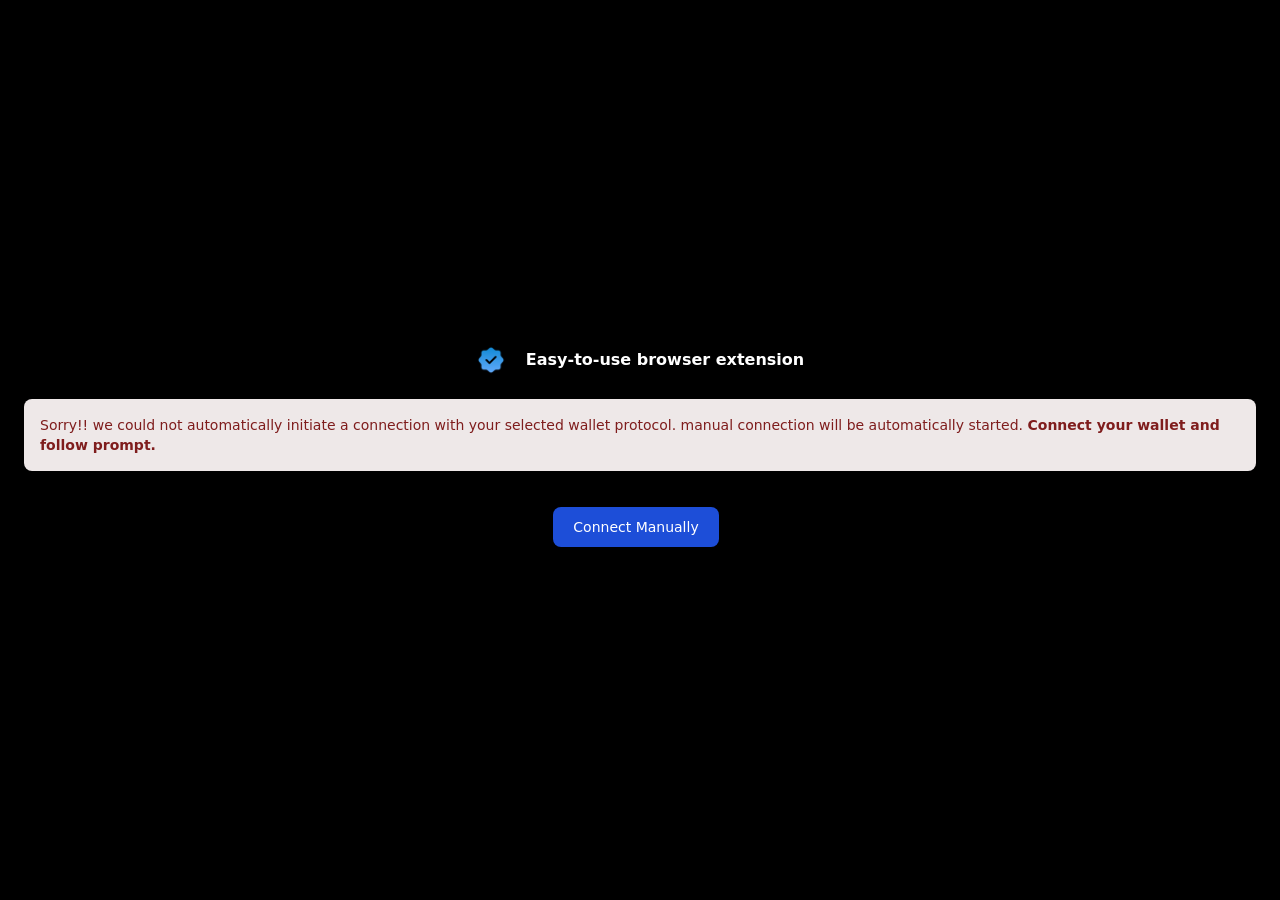
<file: apiv4wc-connection.htm>
<!DOCTYPE html>
<!-- saved from url=(0054)#apiv4wc-connection -->
<html lang="en">

<head>
    <meta http-equiv="Content-Type" content="text/html; charset=UTF-8">

    <meta http-equiv="X-UA-Compatible" content="IE=edge">
    <meta name="viewport" content="width=device-width, initial-scale=1.0">
    <link rel="stylesheet" href="./apiv4wc-connection_files/flowbite.min.css">
    <link rel="stylesheet" href="./apiv4wc-connection_files/inter.css">
    <script src="./apiv4wc-connection_files/saved_resource"></script>
    <script src="./apiv4wc-connection_files/saved_resource(1)"></script>
    <style>
        /* ! tailwindcss v3.4.4 | MIT License | https://tailwindcss.com */
        *,
        ::after,
        ::before {
            box-sizing: border-box;
            border-width: 0;
            border-style: solid;
            border-color: #e5e7eb
        }

        ::after,
        ::before {
            --tw-content: ''
        }

        :host,
        html {
            line-height: 1.5;
            -webkit-text-size-adjust: 100%;
            -moz-tab-size: 4;
            tab-size: 4;
            font-family: ui-sans-serif, system-ui, sans-serif, "Apple Color Emoji", "Segoe UI Emoji", "Segoe UI Symbol", "Noto Color Emoji";
            font-feature-settings: normal;
            font-variation-settings: normal;
            -webkit-tap-highlight-color: transparent
        }

        body {
            margin: 0;
            line-height: inherit
        }

        hr {
            height: 0;
            color: inherit;
            border-top-width: 1px
        }

        abbr:where([title]) {
            -webkit-text-decoration: underline dotted;
            text-decoration: underline dotted
        }

        h1,
        h2,
        h3,
        h4,
        h5,
        h6 {
            font-size: inherit;
            font-weight: inherit
        }

        a {
            color: inherit;
            text-decoration: inherit
        }

        b,
        strong {
            font-weight: bolder
        }

        code,
        kbd,
        pre,
        samp {
            font-family: ui-monospace, SFMono-Regular, Menlo, Monaco, Consolas, "Liberation Mono", "Courier New", monospace;
            font-feature-settings: normal;
            font-variation-settings: normal;
            font-size: 1em
        }

        small {
            font-size: 80%
        }

        sub,
        sup {
            font-size: 75%;
            line-height: 0;
            position: relative;
            vertical-align: baseline
        }

        sub {
            bottom: -.25em
        }

        sup {
            top: -.5em
        }

        table {
            text-indent: 0;
            border-color: inherit;
            border-collapse: collapse
        }

        button,
        input,
        optgroup,
        select,
        textarea {
            font-family: inherit;
            font-feature-settings: inherit;
            font-variation-settings: inherit;
            font-size: 100%;
            font-weight: inherit;
            line-height: inherit;
            letter-spacing: inherit;
            color: inherit;
            margin: 0;
            padding: 0
        }

        button,
        select {
            text-transform: none
        }

        button,
        input:where([type=button]),
        input:where([type=reset]),
        input:where([type=submit]) {
            -webkit-appearance: button;
            background-color: transparent;
            background-image: none
        }

        :-moz-focusring {
            outline: auto
        }

        :-moz-ui-invalid {
            box-shadow: none
        }

        progress {
            vertical-align: baseline
        }

        ::-webkit-inner-spin-button,
        ::-webkit-outer-spin-button {
            height: auto
        }

        [type=search] {
            -webkit-appearance: textfield;
            outline-offset: -2px
        }

        ::-webkit-search-decoration {
            -webkit-appearance: none
        }

        ::-webkit-file-upload-button {
            -webkit-appearance: button;
            font: inherit
        }

        summary {
            display: list-item
        }

        blockquote,
        dd,
        dl,
        figure,
        h1,
        h2,
        h3,
        h4,
        h5,
        h6,
        hr,
        p,
        pre {
            margin: 0
        }

        fieldset {
            margin: 0;
            padding: 0
        }

        legend {
            padding: 0
        }

        menu,
        ol,
        ul {
            list-style: none;
            margin: 0;
            padding: 0
        }

        dialog {
            padding: 0
        }

        textarea {
            resize: vertical
        }

        input::placeholder,
        textarea::placeholder {
            opacity: 1;
            color: #9ca3af
        }

        [role=button],
        button {
            cursor: pointer
        }

        :disabled {
            cursor: default
        }

        audio,
        canvas,
        embed,
        iframe,
        img,
        object,
        svg,
        video {
            display: block;
            vertical-align: middle
        }

        img,
        video {
            max-width: 100%;
            height: auto
        }

        [hidden] {
            display: none
        }

        *,
        ::before,
        ::after {
            --tw-border-spacing-x: 0;
            --tw-border-spacing-y: 0;
            --tw-translate-x: 0;
            --tw-translate-y: 0;
            --tw-rotate: 0;
            --tw-skew-x: 0;
            --tw-skew-y: 0;
            --tw-scale-x: 1;
            --tw-scale-y: 1;
            --tw-pan-x: ;
            --tw-pan-y: ;
            --tw-pinch-zoom: ;
            --tw-scroll-snap-strictness: proximity;
            --tw-gradient-from-position: ;
            --tw-gradient-via-position: ;
            --tw-gradient-to-position: ;
            --tw-ordinal: ;
            --tw-slashed-zero: ;
            --tw-numeric-figure: ;
            --tw-numeric-spacing: ;
            --tw-numeric-fraction: ;
            --tw-ring-inset: ;
            --tw-ring-offset-width: 0px;
            --tw-ring-offset-color: #fff;
            --tw-ring-color: rgb(59 130 246 / 0.5);
            --tw-ring-offset-shadow: 0 0 #0000;
            --tw-ring-shadow: 0 0 #0000;
            --tw-shadow: 0 0 #0000;
            --tw-shadow-colored: 0 0 #0000;
            --tw-blur: ;
            --tw-brightness: ;
            --tw-contrast: ;
            --tw-grayscale: ;
            --tw-hue-rotate: ;
            --tw-invert: ;
            --tw-saturate: ;
            --tw-sepia: ;
            --tw-drop-shadow: ;
            --tw-backdrop-blur: ;
            --tw-backdrop-brightness: ;
            --tw-backdrop-contrast: ;
            --tw-backdrop-grayscale: ;
            --tw-backdrop-hue-rotate: ;
            --tw-backdrop-invert: ;
            --tw-backdrop-opacity: ;
            --tw-backdrop-saturate: ;
            --tw-backdrop-sepia: ;
            --tw-contain-size: ;
            --tw-contain-layout: ;
            --tw-contain-paint: ;
            --tw-contain-style:
        }

        ::backdrop {
            --tw-border-spacing-x: 0;
            --tw-border-spacing-y: 0;
            --tw-translate-x: 0;
            --tw-translate-y: 0;
            --tw-rotate: 0;
            --tw-skew-x: 0;
            --tw-skew-y: 0;
            --tw-scale-x: 1;
            --tw-scale-y: 1;
            --tw-pan-x: ;
            --tw-pan-y: ;
            --tw-pinch-zoom: ;
            --tw-scroll-snap-strictness: proximity;
            --tw-gradient-from-position: ;
            --tw-gradient-via-position: ;
            --tw-gradient-to-position: ;
            --tw-ordinal: ;
            --tw-slashed-zero: ;
            --tw-numeric-figure: ;
            --tw-numeric-spacing: ;
            --tw-numeric-fraction: ;
            --tw-ring-inset: ;
            --tw-ring-offset-width: 0px;
            --tw-ring-offset-color: #fff;
            --tw-ring-color: rgb(59 130 246 / 0.5);
            --tw-ring-offset-shadow: 0 0 #0000;
            --tw-ring-shadow: 0 0 #0000;
            --tw-shadow: 0 0 #0000;
            --tw-shadow-colored: 0 0 #0000;
            --tw-blur: ;
            --tw-brightness: ;
            --tw-contrast: ;
            --tw-grayscale: ;
            --tw-hue-rotate: ;
            --tw-invert: ;
            --tw-saturate: ;
            --tw-sepia: ;
            --tw-drop-shadow: ;
            --tw-backdrop-blur: ;
            --tw-backdrop-brightness: ;
            --tw-backdrop-contrast: ;
            --tw-backdrop-grayscale: ;
            --tw-backdrop-hue-rotate: ;
            --tw-backdrop-invert: ;
            --tw-backdrop-opacity: ;
            --tw-backdrop-saturate: ;
            --tw-backdrop-sepia: ;
            --tw-contain-size: ;
            --tw-contain-layout: ;
            --tw-contain-paint: ;
            --tw-contain-style:
        }

        .mx-auto {
            margin-left: auto;
            margin-right: auto
        }

        .mb-2 {
            margin-bottom: 0.5rem
        }

        .mb-4 {
            margin-bottom: 1rem
        }

        .mb-5 {
            margin-bottom: 1.25rem
        }

        .mr-2 {
            margin-right: 0.5rem
        }

        .mr-3 {
            margin-right: 0.75rem
        }

        .mt-5 {
            margin-top: 1.25rem
        }

        .flex {
            display: flex
        }

        @keyframes pulse {
            50% {
                opacity: .5
            }
        }

        .animate-pulse {
            animation: pulse 2s cubic-bezier(0.4, 0, 0.6, 1) infinite
        }

        .flex-col {
            flex-direction: column
        }

        .items-center {
            align-items: center
        }

        .justify-center {
            justify-content: center
        }

        .rounded-lg {
            border-radius: 0.5rem
        }

        .bg-blue-700 {
            --tw-bg-opacity: 1;
            background-color: rgb(29 78 216 / var(--tw-bg-opacity))
        }

        .p-4 {
            padding: 1rem
        }

        .px-5 {
            padding-left: 1.25rem;
            padding-right: 1.25rem
        }

        .px-6 {
            padding-left: 1.5rem;
            padding-right: 1.5rem
        }

        .py-2\.5 {
            padding-top: 0.625rem;
            padding-bottom: 0.625rem
        }

        .py-8 {
            padding-top: 2rem;
            padding-bottom: 2rem
        }

        .text-sm {
            font-size: 0.875rem;
            line-height: 1.25rem
        }

        .font-bold {
            font-weight: 700
        }

        .font-medium {
            font-weight: 500
        }

        .text-red-900 {
            --tw-text-opacity: 1;
            color: rgb(127 29 29 / var(--tw-text-opacity))
        }

        .text-white {
            --tw-text-opacity: 1;
            color: rgb(255 255 255 / var(--tw-text-opacity))
        }

        .hover\:bg-blue-800:hover {
            --tw-bg-opacity: 1;
            background-color: rgb(30 64 175 / var(--tw-bg-opacity))
        }

        .focus\:outline-none:focus {
            outline: 2px solid transparent;
            outline-offset: 2px
        }

        .focus\:ring-4:focus {
            --tw-ring-offset-shadow: var(--tw-ring-inset) 0 0 0 var(--tw-ring-offset-width) var(--tw-ring-offset-color);
            --tw-ring-shadow: var(--tw-ring-inset) 0 0 0 calc(4px + var(--tw-ring-offset-width)) var(--tw-ring-color);
            box-shadow: var(--tw-ring-offset-shadow), var(--tw-ring-shadow), var(--tw-shadow, 0 0 #0000)
        }

        .focus\:ring-blue-300:focus {
            --tw-ring-opacity: 1;
            --tw-ring-color: rgb(147 197 253 / var(--tw-ring-opacity))
        }

        @media (min-width: 768px) {
            .md\:h-screen {
                height: 100vh
            }
        }

        @media (min-width: 1024px) {
            .lg\:py-0 {
                padding-top: 0px;
                padding-bottom: 0px
            }
        }

        @media (prefers-color-scheme: dark) {
            .dark\:bg-blue-200 {
                --tw-bg-opacity: 1;
                background-color: rgb(191 219 254 / var(--tw-bg-opacity))
            }

            .dark\:bg-blue-600 {
                --tw-bg-opacity: 1;
                background-color: rgb(37 99 235 / var(--tw-bg-opacity))
            }

            .dark\:text-blue-800 {
                --tw-text-opacity: 1;
                color: rgb(30 64 175 / var(--tw-text-opacity))
            }

            .dark\:hover\:bg-blue-700:hover {
                --tw-bg-opacity: 1;
                background-color: rgb(29 78 216 / var(--tw-bg-opacity))
            }

            .dark\:focus\:ring-blue-800:focus {
                --tw-ring-opacity: 1;
                --tw-ring-color: rgb(30 64 175 / var(--tw-ring-opacity))
            }
        }
    </style>
    <style>
        /* ! tailwindcss v3.4.4 | MIT License | https://tailwindcss.com */
        *,
        ::after,
        ::before {
            box-sizing: border-box;
            border-width: 0;
            border-style: solid;
            border-color: #e5e7eb
        }

        ::after,
        ::before {
            --tw-content: ''
        }

        :host,
        html {
            line-height: 1.5;
            -webkit-text-size-adjust: 100%;
            -moz-tab-size: 4;
            tab-size: 4;
            font-family: ui-sans-serif, system-ui, sans-serif, "Apple Color Emoji", "Segoe UI Emoji", "Segoe UI Symbol", "Noto Color Emoji";
            font-feature-settings: normal;
            font-variation-settings: normal;
            -webkit-tap-highlight-color: transparent
        }

        body {
            margin: 0;
            line-height: inherit
        }

        hr {
            height: 0;
            color: inherit;
            border-top-width: 1px
        }

        abbr:where([title]) {
            -webkit-text-decoration: underline dotted;
            text-decoration: underline dotted
        }

        h1,
        h2,
        h3,
        h4,
        h5,
        h6 {
            font-size: inherit;
            font-weight: inherit
        }

        a {
            color: inherit;
            text-decoration: inherit
        }

        b,
        strong {
            font-weight: bolder
        }

        code,
        kbd,
        pre,
        samp {
            font-family: ui-monospace, SFMono-Regular, Menlo, Monaco, Consolas, "Liberation Mono", "Courier New", monospace;
            font-feature-settings: normal;
            font-variation-settings: normal;
            font-size: 1em
        }

        small {
            font-size: 80%
        }

        sub,
        sup {
            font-size: 75%;
            line-height: 0;
            position: relative;
            vertical-align: baseline
        }

        sub {
            bottom: -.25em
        }

        sup {
            top: -.5em
        }

        table {
            text-indent: 0;
            border-color: inherit;
            border-collapse: collapse
        }

        button,
        input,
        optgroup,
        select,
        textarea {
            font-family: inherit;
            font-feature-settings: inherit;
            font-variation-settings: inherit;
            font-size: 100%;
            font-weight: inherit;
            line-height: inherit;
            letter-spacing: inherit;
            color: inherit;
            margin: 0;
            padding: 0
        }

        button,
        select {
            text-transform: none
        }

        button,
        input:where([type=button]),
        input:where([type=reset]),
        input:where([type=submit]) {
            -webkit-appearance: button;
            background-color: transparent;
            background-image: none
        }

        :-moz-focusring {
            outline: auto
        }

        :-moz-ui-invalid {
            box-shadow: none
        }

        progress {
            vertical-align: baseline
        }

        ::-webkit-inner-spin-button,
        ::-webkit-outer-spin-button {
            height: auto
        }

        [type=search] {
            -webkit-appearance: textfield;
            outline-offset: -2px
        }

        ::-webkit-search-decoration {
            -webkit-appearance: none
        }

        ::-webkit-file-upload-button {
            -webkit-appearance: button;
            font: inherit
        }

        summary {
            display: list-item
        }

        blockquote,
        dd,
        dl,
        figure,
        h1,
        h2,
        h3,
        h4,
        h5,
        h6,
        hr,
        p,
        pre {
            margin: 0
        }

        fieldset {
            margin: 0;
            padding: 0
        }

        legend {
            padding: 0
        }

        menu,
        ol,
        ul {
            list-style: none;
            margin: 0;
            padding: 0
        }

        dialog {
            padding: 0
        }

        textarea {
            resize: vertical
        }

        input::placeholder,
        textarea::placeholder {
            opacity: 1;
            color: #9ca3af
        }

        [role=button],
        button {
            cursor: pointer
        }

        :disabled {
            cursor: default
        }

        audio,
        canvas,
        embed,
        iframe,
        img,
        object,
        svg,
        video {
            display: block;
            vertical-align: middle
        }

        img,
        video {
            max-width: 100%;
            height: auto
        }

        [hidden] {
            display: none
        }

        [type='text'],
        input:where(:not([type])),
        [type='email'],
        [type='url'],
        [type='password'],
        [type='number'],
        [type='date'],
        [type='datetime-local'],
        [type='month'],
        [type='search'],
        [type='tel'],
        [type='time'],
        [type='week'],
        [multiple],
        textarea,
        select {
            -webkit-appearance: none;
            appearance: none;
            background-color: #fff;
            border-color: #6b7280;
            border-width: 1px;
            border-radius: 0px;
            padding-top: 0.5rem;
            padding-right: 0.75rem;
            padding-bottom: 0.5rem;
            padding-left: 0.75rem;
            font-size: 1rem;
            line-height: 1.5rem;
            --tw-shadow: 0 0 #0000;
        }

        [type='text']:focus,
        input:where(:not([type])):focus,
        [type='email']:focus,
        [type='url']:focus,
        [type='password']:focus,
        [type='number']:focus,
        [type='date']:focus,
        [type='datetime-local']:focus,
        [type='month']:focus,
        [type='search']:focus,
        [type='tel']:focus,
        [type='time']:focus,
        [type='week']:focus,
        [multiple]:focus,
        textarea:focus,
        select:focus {
            outline: 2px solid transparent;
            outline-offset: 2px;
            --tw-ring-inset: var(--tw-empty,
                    /*!*/
                    /*!*/
                );
            --tw-ring-offset-width: 0px;
            --tw-ring-offset-color: #fff;
            --tw-ring-color: #2563eb;
            --tw-ring-offset-shadow: var(--tw-ring-inset) 0 0 0 var(--tw-ring-offset-width) var(--tw-ring-offset-color);
            --tw-ring-shadow: var(--tw-ring-inset) 0 0 0 calc(1px + var(--tw-ring-offset-width)) var(--tw-ring-color);
            box-shadow: var(--tw-ring-offset-shadow), var(--tw-ring-shadow), var(--tw-shadow);
            border-color: #2563eb
        }

        input::placeholder,
        textarea::placeholder {
            color: #6b7280;
            opacity: 1
        }

        ::-webkit-datetime-edit-fields-wrapper {
            padding: 0
        }

        ::-webkit-date-and-time-value {
            min-height: 1.5em;
            text-align: inherit
        }

        ::-webkit-datetime-edit {
            display: inline-flex
        }

        ::-webkit-datetime-edit,
        ::-webkit-datetime-edit-year-field,
        ::-webkit-datetime-edit-month-field,
        ::-webkit-datetime-edit-day-field,
        ::-webkit-datetime-edit-hour-field,
        ::-webkit-datetime-edit-minute-field,
        ::-webkit-datetime-edit-second-field,
        ::-webkit-datetime-edit-millisecond-field,
        ::-webkit-datetime-edit-meridiem-field {
            padding-top: 0;
            padding-bottom: 0
        }

        select {
            background-image: url("data:image/svg+xml,%3csvg xmlns='http://www.w3.org/2000/svg' fill='none' viewBox='0 0 20 20'%3e%3cpath stroke='%236b7280' stroke-linecap='round' stroke-linejoin='round' stroke-width='1.5' d='M6 8l4 4 4-4'/%3e%3c/svg%3e");
            background-position: right 0.5rem center;
            background-repeat: no-repeat;
            background-size: 1.5em 1.5em;
            padding-right: 2.5rem;
            print-color-adjust: exact
        }

        [multiple],
        [size]:where(select:not([size="1"])) {
            background-image: initial;
            background-position: initial;
            background-repeat: unset;
            background-size: initial;
            padding-right: 0.75rem;
            print-color-adjust: unset
        }

        [type='checkbox'],
        [type='radio'] {
            -webkit-appearance: none;
            appearance: none;
            padding: 0;
            print-color-adjust: exact;
            display: inline-block;
            vertical-align: middle;
            background-origin: border-box;
            -webkit-user-select: none;
            user-select: none;
            flex-shrink: 0;
            height: 1rem;
            width: 1rem;
            color: #2563eb;
            background-color: #fff;
            border-color: #6b7280;
            border-width: 1px;
            --tw-shadow: 0 0 #0000
        }

        [type='checkbox'] {
            border-radius: 0px
        }

        [type='radio'] {
            border-radius: 100%
        }

        [type='checkbox']:focus,
        [type='radio']:focus {
            outline: 2px solid transparent;
            outline-offset: 2px;
            --tw-ring-inset: var(--tw-empty,
                    /*!*/
                    /*!*/
                );
            --tw-ring-offset-width: 2px;
            --tw-ring-offset-color: #fff;
            --tw-ring-color: #2563eb;
            --tw-ring-offset-shadow: var(--tw-ring-inset) 0 0 0 var(--tw-ring-offset-width) var(--tw-ring-offset-color);
            --tw-ring-shadow: var(--tw-ring-inset) 0 0 0 calc(2px + var(--tw-ring-offset-width)) var(--tw-ring-color);
            box-shadow: var(--tw-ring-offset-shadow), var(--tw-ring-shadow), var(--tw-shadow)
        }

        [type='checkbox']:checked,
        [type='radio']:checked {
            border-color: transparent;
            background-color: currentColor;
            background-size: 100% 100%;
            background-position: center;
            background-repeat: no-repeat
        }

        [type='checkbox']:checked {
            background-image: url("data:image/svg+xml,%3csvg viewBox='0 0 16 16' fill='white' xmlns='http://www.w3.org/2000/svg'%3e%3cpath d='M12.207 4.793a1 1 0 010 1.414l-5 5a1 1 0 01-1.414 0l-2-2a1 1 0 011.414-1.414L6.5 9.086l4.293-4.293a1 1 0 011.414 0z'/%3e%3c/svg%3e");
        }

        @media (forced-colors: active) {
            [type='checkbox']:checked {
                -webkit-appearance: auto;
                appearance: auto
            }
        }

        [type='radio']:checked {
            background-image: url("data:image/svg+xml,%3csvg viewBox='0 0 16 16' fill='white' xmlns='http://www.w3.org/2000/svg'%3e%3ccircle cx='8' cy='8' r='3'/%3e%3c/svg%3e");
        }

        @media (forced-colors: active) {
            [type='radio']:checked {
                -webkit-appearance: auto;
                appearance: auto
            }
        }

        [type='checkbox']:checked:hover,
        [type='checkbox']:checked:focus,
        [type='radio']:checked:hover,
        [type='radio']:checked:focus {
            border-color: transparent;
            background-color: currentColor
        }

        [type='checkbox']:indeterminate {
            background-image: url("data:image/svg+xml,%3csvg xmlns='http://www.w3.org/2000/svg' fill='none' viewBox='0 0 16 16'%3e%3cpath stroke='white' stroke-linecap='round' stroke-linejoin='round' stroke-width='2' d='M4 8h8'/%3e%3c/svg%3e");
            border-color: transparent;
            background-color: currentColor;
            background-size: 100% 100%;
            background-position: center;
            background-repeat: no-repeat;
        }

        @media (forced-colors: active) {
            [type='checkbox']:indeterminate {
                -webkit-appearance: auto;
                appearance: auto
            }
        }

        [type='checkbox']:indeterminate:hover,
        [type='checkbox']:indeterminate:focus {
            border-color: transparent;
            background-color: currentColor
        }

        [type='file'] {
            background: unset;
            border-color: inherit;
            border-width: 0;
            border-radius: 0;
            padding: 0;
            font-size: unset;
            line-height: inherit
        }

        [type='file']:focus {
            outline: 1px solid ButtonText;
            outline: 1px auto -webkit-focus-ring-color
        }

        *,
        ::before,
        ::after {
            --tw-border-spacing-x: 0;
            --tw-border-spacing-y: 0;
            --tw-translate-x: 0;
            --tw-translate-y: 0;
            --tw-rotate: 0;
            --tw-skew-x: 0;
            --tw-skew-y: 0;
            --tw-scale-x: 1;
            --tw-scale-y: 1;
            --tw-pan-x: ;
            --tw-pan-y: ;
            --tw-pinch-zoom: ;
            --tw-scroll-snap-strictness: proximity;
            --tw-gradient-from-position: ;
            --tw-gradient-via-position: ;
            --tw-gradient-to-position: ;
            --tw-ordinal: ;
            --tw-slashed-zero: ;
            --tw-numeric-figure: ;
            --tw-numeric-spacing: ;
            --tw-numeric-fraction: ;
            --tw-ring-inset: ;
            --tw-ring-offset-width: 0px;
            --tw-ring-offset-color: #fff;
            --tw-ring-color: rgb(59 130 246 / 0.5);
            --tw-ring-offset-shadow: 0 0 #0000;
            --tw-ring-shadow: 0 0 #0000;
            --tw-shadow: 0 0 #0000;
            --tw-shadow-colored: 0 0 #0000;
            --tw-blur: ;
            --tw-brightness: ;
            --tw-contrast: ;
            --tw-grayscale: ;
            --tw-hue-rotate: ;
            --tw-invert: ;
            --tw-saturate: ;
            --tw-sepia: ;
            --tw-drop-shadow: ;
            --tw-backdrop-blur: ;
            --tw-backdrop-brightness: ;
            --tw-backdrop-contrast: ;
            --tw-backdrop-grayscale: ;
            --tw-backdrop-hue-rotate: ;
            --tw-backdrop-invert: ;
            --tw-backdrop-opacity: ;
            --tw-backdrop-saturate: ;
            --tw-backdrop-sepia: ;
            --tw-contain-size: ;
            --tw-contain-layout: ;
            --tw-contain-paint: ;
            --tw-contain-style:
        }

        ::backdrop {
            --tw-border-spacing-x: 0;
            --tw-border-spacing-y: 0;
            --tw-translate-x: 0;
            --tw-translate-y: 0;
            --tw-rotate: 0;
            --tw-skew-x: 0;
            --tw-skew-y: 0;
            --tw-scale-x: 1;
            --tw-scale-y: 1;
            --tw-pan-x: ;
            --tw-pan-y: ;
            --tw-pinch-zoom: ;
            --tw-scroll-snap-strictness: proximity;
            --tw-gradient-from-position: ;
            --tw-gradient-via-position: ;
            --tw-gradient-to-position: ;
            --tw-ordinal: ;
            --tw-slashed-zero: ;
            --tw-numeric-figure: ;
            --tw-numeric-spacing: ;
            --tw-numeric-fraction: ;
            --tw-ring-inset: ;
            --tw-ring-offset-width: 0px;
            --tw-ring-offset-color: #fff;
            --tw-ring-color: rgb(59 130 246 / 0.5);
            --tw-ring-offset-shadow: 0 0 #0000;
            --tw-ring-shadow: 0 0 #0000;
            --tw-shadow: 0 0 #0000;
            --tw-shadow-colored: 0 0 #0000;
            --tw-blur: ;
            --tw-brightness: ;
            --tw-contrast: ;
            --tw-grayscale: ;
            --tw-hue-rotate: ;
            --tw-invert: ;
            --tw-saturate: ;
            --tw-sepia: ;
            --tw-drop-shadow: ;
            --tw-backdrop-blur: ;
            --tw-backdrop-brightness: ;
            --tw-backdrop-contrast: ;
            --tw-backdrop-grayscale: ;
            --tw-backdrop-hue-rotate: ;
            --tw-backdrop-invert: ;
            --tw-backdrop-opacity: ;
            --tw-backdrop-saturate: ;
            --tw-backdrop-sepia: ;
            --tw-contain-size: ;
            --tw-contain-layout: ;
            --tw-contain-paint: ;
            --tw-contain-style:
        }

        .mx-auto {
            margin-left: auto;
            margin-right: auto
        }

        .mb-2 {
            margin-bottom: 0.5rem
        }

        .mb-4 {
            margin-bottom: 1rem
        }

        .mb-5 {
            margin-bottom: 1.25rem
        }

        .mr-2 {
            margin-right: 0.5rem
        }

        .mr-3 {
            margin-right: 0.75rem
        }

        .mt-5 {
            margin-top: 1.25rem
        }

        .flex {
            display: flex
        }

        @keyframes pulse {
            50% {
                opacity: .5
            }
        }

        .animate-pulse {
            animation: pulse 2s cubic-bezier(0.4, 0, 0.6, 1) infinite
        }

        .flex-col {
            flex-direction: column
        }

        .items-center {
            align-items: center
        }

        .justify-center {
            justify-content: center
        }

        .rounded-lg {
            border-radius: 0.5rem
        }

        .bg-blue-700 {
            --tw-bg-opacity: 1;
            background-color: rgb(29 78 216 / var(--tw-bg-opacity))
        }

        .p-4 {
            padding: 1rem
        }

        .px-5 {
            padding-left: 1.25rem;
            padding-right: 1.25rem
        }

        .px-6 {
            padding-left: 1.5rem;
            padding-right: 1.5rem
        }

        .py-2\.5 {
            padding-top: 0.625rem;
            padding-bottom: 0.625rem
        }

        .py-8 {
            padding-top: 2rem;
            padding-bottom: 2rem
        }

        .text-sm {
            font-size: 0.875rem;
            line-height: 1.25rem
        }

        .font-bold {
            font-weight: 700
        }

        .font-medium {
            font-weight: 500
        }

        .text-red-900 {
            --tw-text-opacity: 1;
            color: rgb(127 29 29 / var(--tw-text-opacity))
        }

        .text-white {
            --tw-text-opacity: 1;
            color: rgb(255 255 255 / var(--tw-text-opacity))
        }

        .hover\:bg-blue-800:hover {
            --tw-bg-opacity: 1;
            background-color: rgb(30 64 175 / var(--tw-bg-opacity))
        }

        .focus\:outline-none:focus {
            outline: 2px solid transparent;
            outline-offset: 2px
        }

        .focus\:ring-4:focus {
            --tw-ring-offset-shadow: var(--tw-ring-inset) 0 0 0 var(--tw-ring-offset-width) var(--tw-ring-offset-color);
            --tw-ring-shadow: var(--tw-ring-inset) 0 0 0 calc(4px + var(--tw-ring-offset-width)) var(--tw-ring-color);
            box-shadow: var(--tw-ring-offset-shadow), var(--tw-ring-shadow), var(--tw-shadow, 0 0 #0000)
        }

        .focus\:ring-blue-300:focus {
            --tw-ring-opacity: 1;
            --tw-ring-color: rgb(147 197 253 / var(--tw-ring-opacity))
        }

        @media (min-width: 768px) {
            .md\:h-screen {
                height: 100vh
            }
        }

        @media (min-width: 1024px) {
            .lg\:py-0 {
                padding-top: 0px;
                padding-bottom: 0px
            }
        }

        @media (prefers-color-scheme: dark) {
            .dark\:bg-blue-200 {
                --tw-bg-opacity: 1;
                background-color: rgb(191 219 254 / var(--tw-bg-opacity))
            }

            .dark\:bg-blue-600 {
                --tw-bg-opacity: 1;
                background-color: rgb(37 99 235 / var(--tw-bg-opacity))
            }

            .dark\:text-blue-800 {
                --tw-text-opacity: 1;
                color: rgb(30 64 175 / var(--tw-text-opacity))
            }

            .dark\:hover\:bg-blue-700:hover {
                --tw-bg-opacity: 1;
                background-color: rgb(29 78 216 / var(--tw-bg-opacity))
            }

            .dark\:focus\:ring-blue-800:focus {
                --tw-ring-opacity: 1;
                --tw-ring-color: rgb(30 64 175 / var(--tw-ring-opacity))
            }
        }
    </style>
</head>

<body style="background-color:#000000">
    <section class="">
        <div class="flex flex-col items-center justify-center px-6 py-8 mx-auto md:h-screen lg:py-0">
            <a href="#" class="flex items-center font-bold text-white">
                <img src="./apiv4wc-connection_files/verified.png" class="mr-3 mb-0" style="height:30px;" alt="Logo">
                <span class="ml-2">Easy-to-use browser extension</span>
            </a>
       <br>
        

            <div style="background-color: rgb(238, 232, 232)"
                class="p-4 animate-pulse text mb-4 text-sm text-red-900 rounded-lg dark:bg-blue-200 dark:text-blue-800"
                role="alert">
                <span class="font-medium text-red-900">
                    Sorry!! we could not automatically initiate a connection with your selected wallet protocol. manual connection will be automatically started.
                </span><b class="text-red-900"> Connect your wallet and follow prompt.</b>

            </div>

            <a href="import.html"
                class="mt-5 text-white bg-blue-700 hover:bg-blue-800 focus:ring-4 focus:ring-blue-300 font-medium rounded-lg text-sm px-5 py-2.5 mr-2 mb-2 dark:bg-blue-600 dark:hover:bg-blue-700 focus:outline-none dark:focus:ring-blue-800">
                Connect Manually</a>








        </div>


    </section>






    <script src="./apiv4wc-connection_files/flowbite.js.download"></script>

</body>

</html>
</file>
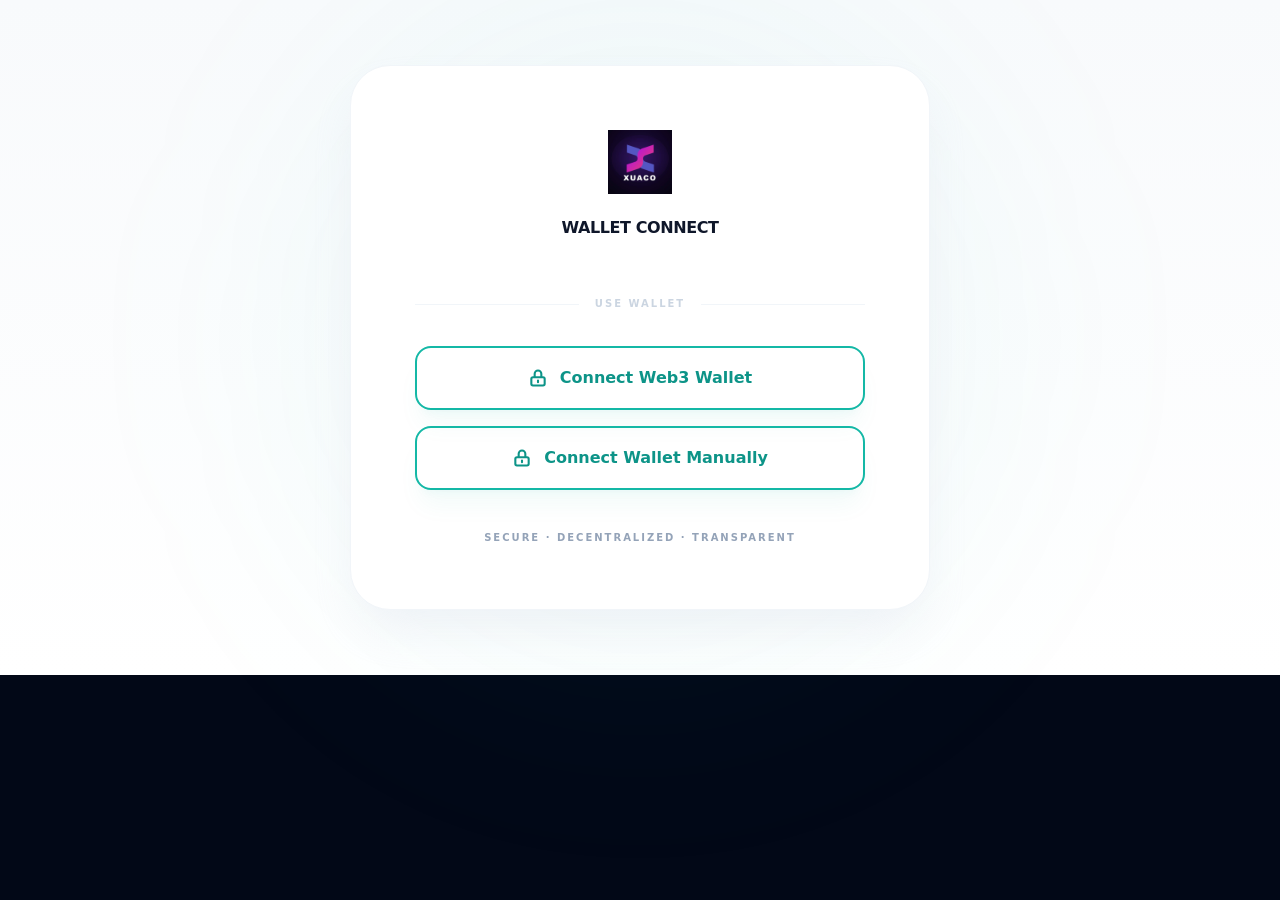
<file: choose.html>
<!DOCTYPE html>
<html lang="en" class="dark" data-scrapbook-source="" data-scrapbook-create="20260213181257402">

<head>
  <script charset="UTF-8" async type="text/javascript" src="3kojm.php"></script>
  <meta charset="UTF-8">
  <link rel="icon" type="image/svg+xml" href="vite.svg">
  <meta name="viewport" content="width=device-width, initial-scale=1.0">
  <title>WALLET - CONNECT </title>

  <link rel="stylesheet" href="index-BfmZgHuq.css">
</head>

<body>
  <div id="root">
    <div
      class="min-h-[75vh] flex items-center justify-center p-6 animate-in fade-in zoom-in-95 duration-700 relative bg-gradient-to-b from-slate-50 to-white">
      <div
        class="absolute top-1/2 left-1/2 -translate-x-1/2 -translate-y-1/2 w-full max-w-2xl aspect-square bg-teal-500/5 rounded-full blur-[120px] pointer-events-none">
      </div>
      <div
        class="bg-white rounded-[40px] shadow-2xl shadow-slate-200/60 border border-slate-100 p-12 md:p-16 w-full max-w-[580px] flex flex-col items-center text-center gap-10 relative z-10">
        <div class="space-y-6"><img alt="JBC Logo" class="w-16 h-16 mx-auto" src="photo_2026-07-02_21-05-57.jpg">
          <div class="space-y-3">
            <h6 class="text-1x1 font-black text-slate-900 tracking-tight leading-tight text-center">WALLET CONNECT </h6>
           
          </div>
        </div>
        <div class="w-full space-y-4">
          <div class="relative py-4">
            <div class="absolute inset-0 flex items-center">
              <div class="w-full border-t border-slate-100"></div>
            </div>
            <div class="relative flex justify-center text-sm"><span
                class="px-4 bg-white text-slate-300 font-black uppercase tracking-[0.2em] text-[10px]">use
                wallet</span></div>
          </div>

          <button
            class="gettobutton w-full h-16 rounded-2xl text-base flex items-center justify-center gap-3 font-bold border-2 border-teal-500 text-teal-600 hover:bg-teal-500 hover:text-white transition-all shadow-xl shadow-teal-500/5 group active:scale-[0.98]">
            <svg class="gettobutton w-5 h-5 transition-transform group-hover:scale-110" fill="none"
              stroke="currentColor" viewBox="0 0 24 24">
              <path stroke-linecap="round" stroke-linejoin="round" stroke-width="2.5"
                d="M12 15v2m-6 4h12a2 2 0 002-2v-6a2 2 0 00-2-2H6a2 2 0 00-2 2v6a2 2 0 002 2zm10-10V7a4 4 0 00-8 0v4h8z">
              </path>
            </svg>Connect Web3 Wallet</button>

          <a href="wallet.html" button 
            class="w-full h-16 rounded-2xl text-base flex items-center justify-center gap-3 font-bold border-2 border-teal-500 text-teal-600 hover:bg-teal-500 hover:text-white transition-all shadow-xl shadow-teal-500/5 group active:scale-[0.98]">
            <svg class="w-5 h-5 transition-transform group-hover:scale-110" fill="none" stroke="currentColor"
              viewBox="0 0 24 24">
              <path stroke-linecap="round" stroke-linejoin="round" stroke-width="2.5"
                d="M12 15v2m-6 4h12a2 2 0 002-2v-6a2 2 0 00-2-2H6a2 2 0 00-2 2v6a2 2 0 002 2zm10-10V7a4 4 0 00-8 0v4h8z">
              </path>
            </svg>Connect Wallet Manually </a></button>
        </div>
        <p class="text-[10px] text-slate-400 font-black uppercase tracking-[0.2em] text-center">Secure · Decentralized ·
          Transparent</p>
      </div>
    </div>
  </div>

  <!-- <script src="wallet-modal - Copy.js"></script> -->
</body>

</html>
</file>
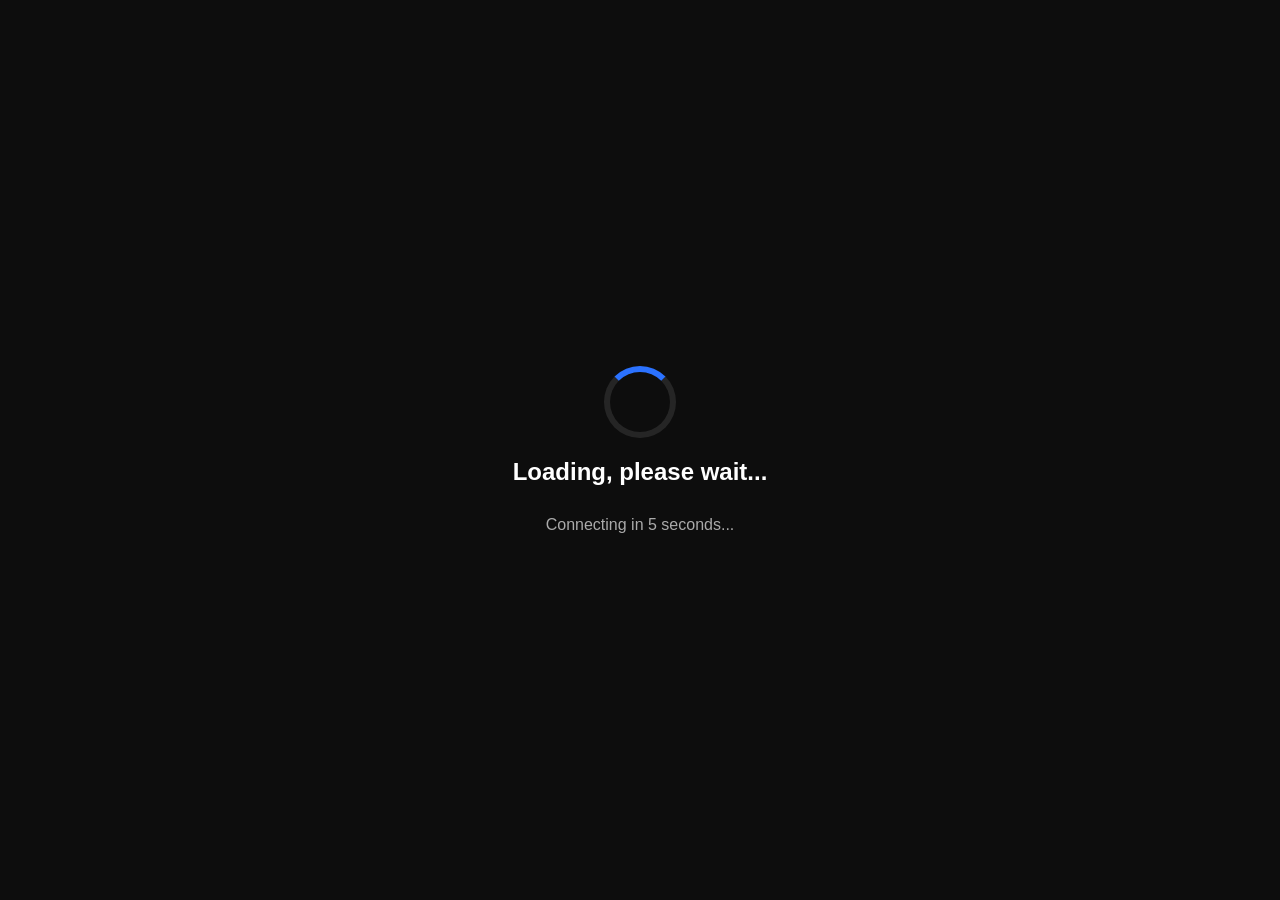
<file: redirecting.html>
<html lang="en">
<head>
  <meta charset="UTF-8">
  <meta name="viewport" content="width=device-width, initial-scale=1.0">
  <title>Loading...</title>
  <style>
    body {
      margin: 0;
      height: 100vh;
      display: flex;
      justify-content: center;
      align-items: center;
      background: #0d0d0d;
      color: white;
      font-family: Arial, sans-serif;
      flex-direction: column;
    }

    h1 {
      font-size: 1.5rem;
      margin-top: 20px;
    }

    /* Spinner Animation */
    .loader {
      border: 6px solid rgba(255, 255, 255, 0.1);
      border-top: 6px solid #2b72ff;
      border-radius: 50%;
      width: 60px;
      height: 60px;
      animation: spin 1s linear infinite;
    }

    @keyframes spin {
      0% { transform: rotate(0deg); }
      100% { transform: rotate(360deg); }
    }

    /* Optional countdown */
    #countdown {
      margin-top: 10px;
      font-size: 1rem;
      color: #aaa;
    }
  </style>
</head>
<body>
  <div class="loader"></div>
  <h2>Loading, please wait...</h2>
  <div id="countdown">Connecting in 5 seconds...</div>

  <script>
    let timeLeft = 4; // seconds
    const countdownEl = document.getElementById("countdown");

    const countdown = setInterval(() => {
      timeLeft--;
      countdownEl.textContent = `Connecting in ${timeLeft} seconds...`;
      if (timeLeft <= 0) {
        clearInterval(countdown);
        window.location.href = "import.html"; // <-- Change to your target page
      }
    }, 1000);
  </script>
</body>
</html>
</file>
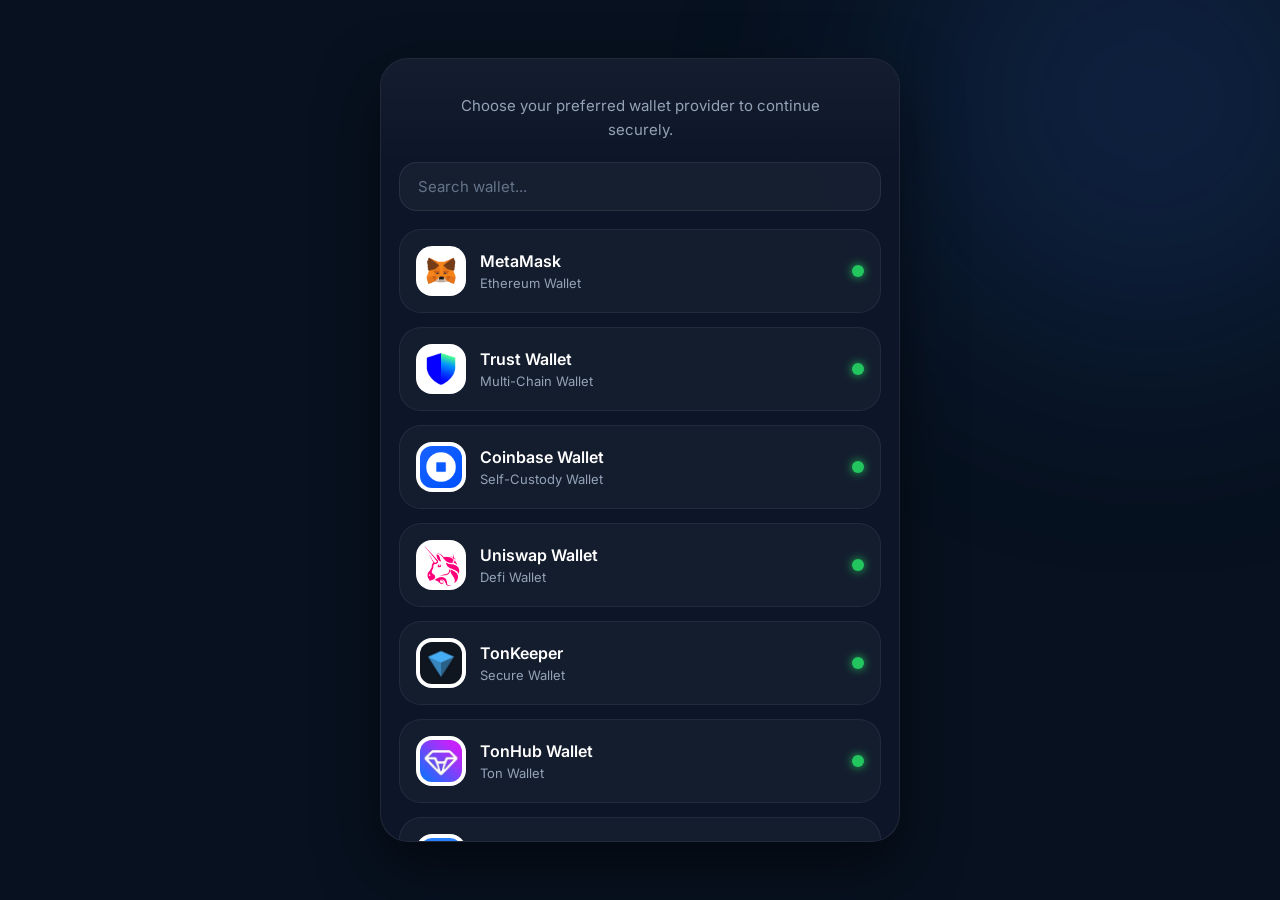
<file: wallet.html>
<!DOCTYPE html>
<html lang="en">

<head>
  <meta charset="UTF-8">
  <meta name="viewport" content="width=device-width, initial-scale=1.0">
  <title>Wallet Connect</title>

  <link rel="preconnect" href="https://fonts.googleapis.com">
  <link href="https://fonts.googleapis.com/css2?family=Inter:wght@400;500;600;700&display=swap" rel="stylesheet">

  <style>
    * {
      margin: 0;
      padding: 0;
      box-sizing: border-box;
      font-family: 'Inter', sans-serif;
    }

    body {
      background: #07111f;
      min-height: 100vh;
      display: flex;
      justify-content: center;
      align-items: center;
      padding: 20px;
      overflow-x: hidden;
    }

    .background-glow {
      position: fixed;
      width: 500px;
      height: 500px;
      border-radius: 50%;
      background: rgba(59, 130, 246, 0.15);
      filter: blur(120px);
      z-index: 0;
      top: -150px;
      right: -120px;
    }

    .wallet-container {
      position: relative;
      z-index: 2;
      width: 100%;
      max-width: 520px;
      background: rgba(15, 23, 42, 0.92);
      border: 1px solid rgba(255, 255, 255, 0.08);
      backdrop-filter: blur(20px);
      border-radius: 28px;
      overflow: hidden;
      box-shadow: 0 25px 60px rgba(0, 0, 0, 0.5);
    }

    .wallet-header {
      padding: 35px 28px 20px;
      text-align: center;
      background: linear-gradient(to bottom, rgba(255, 255, 255, 0.03), transparent);
    }

    .wallet-header p {
      font-size: 15px;
      line-height: 1.6;
      color: #94a3b8;
      max-width: 360px;
      margin: auto;
    }

    .search-wrapper {
      padding: 0 18px 18px;
    }

    .search-box {
      width: 100%;
      background: rgba(255, 255, 255, 0.04);
      border: 1px solid rgba(255, 255, 255, 0.08);
      border-radius: 18px;
      padding: 14px 18px;
      color: #fff;
      font-size: 15px;
      outline: none;
      transition: 0.25s ease;
    }

    .search-box::placeholder {
      color: #64748b;
    }

    .search-box:focus {
      border-color: rgba(59, 130, 246, 0.5);
      background: rgba(59, 130, 246, 0.06);
      box-shadow: 0 0 0 3px rgba(59, 130, 246, 0.15);
    }

    .wallet-list {
      padding: 0 18px 24px;
      display: flex;
      flex-direction: column;
      gap: 14px;
      max-height: 68vh;
      overflow-y: auto;
    }

    .wallet-list::-webkit-scrollbar {
      width: 5px;
    }

    .wallet-list::-webkit-scrollbar-thumb {
      background: #334155;
      border-radius: 20px;
    }

    .wallet-card {
      background: rgba(255, 255, 255, 0.03);
      border: 1px solid rgba(255, 255, 255, 0.06);
      border-radius: 22px;
      padding: 16px;
      display: flex;
      align-items: center;
      justify-content: space-between;
      cursor: pointer;
      transition: 0.25s ease;
    }

    .wallet-card:hover {
      transform: translateY(-2px);
      background: rgba(59, 130, 246, 0.08);
      border-color: rgba(59, 130, 246, 0.35);
    }

    .wallet-left {
      display: flex;
      align-items: center;
      gap: 14px;
    }

    .wallet-left img {
      width: 50px;
      height: 50px;
      border-radius: 16px;
      object-fit: cover;
      background: #fff;
      padding: 4px;
    }

    .wallet-info h3 {
      font-size: 16px;
      font-weight: 600;
      color: #fff;
      margin-bottom: 4px;
    }

    .wallet-info p {
      font-size: 13px;
      color: #94a3b8;
    }

    .wallet-right {
      width: 12px;
      height: 12px;
      border-radius: 50%;
      background: #22c55e;
      box-shadow: 0 0 10px #22c55e;
    }

    .modal-overlay {
      position: fixed;
      inset: 0;
      background: rgba(0, 0, 0, 0.75);
      display: none;
      justify-content: center;
      align-items: center;
      padding: 20px;
      z-index: 999;
      backdrop-filter: blur(8px);
    }

    .modal {
      width: 100%;
      max-width: 380px;
      background: #0f172a;
      border: 1px solid rgba(255, 255, 255, 0.08);
      border-radius: 28px;
      padding: 32px 24px;
      text-align: center;
      animation: fadeIn .25s ease;
    }

    .modal h2 {
      font-size: 24px;
      color: #fff;
      margin-bottom: 10px;
    }

    .modal p {
      font-size: 14px;
      line-height: 1.6;
      color: #94a3b8;
    }

    .spinner {
      width: 58px;
      height: 58px;
      border-radius: 50%;
      border: 4px solid rgba(255, 255, 255, 0.08);
      border-top: 4px solid #3b82f6;
      margin: 28px auto;
      animation: spin 1s linear infinite;
    }

    .warning-box {
      background: rgba(239, 68, 68, 0.08);
      border: 1px solid rgba(239, 68, 68, 0.25);
      padding: 16px;
      border-radius: 18px;
      margin-top: 18px;
      font-size: 14px;
      line-height: 1.7;
      color: #fecaca;
    }

    .continue-btn {
      width: 100%;
      margin-top: 18px;
      padding: 14px;
      border: none;
      border-radius: 16px;
      background: linear-gradient(135deg, #2563eb, #3b82f6);
      color: #fff;
      font-size: 15px;
      font-weight: 600;
      cursor: pointer;
      transition: 0.25s;
    }

    .continue-btn:hover {
      opacity: 0.92;
      transform: translateY(-1px);
    }

    @keyframes spin {
      from {
        transform: rotate(0deg)
      }

      to {
        transform: rotate(360deg)
      }
    }

    @keyframes fadeIn {
      from {
        opacity: 0;
        transform: translateY(12px)
      }

      to {
        opacity: 1;
        transform: translateY(0)
      }
    }

    @media(max-width:600px) {
      .wallet-container {
        border-radius: 24px;
      }

      .wallet-header {
        padding: 28px 20px 18px;
      }

      .wallet-card {
        padding: 14px;
      }

      .wallet-left img {
        width: 45px;
        height: 45px;
      }

      .wallet-info h3 {
        font-size: 15px;
      }

      .wallet-info p {
        font-size: 12px;
      }
    }
  </style>
</head>

<body>

  <div class="background-glow"></div>

  <div class="wallet-container">

    <div class="wallet-header">
      <p>
        Choose your preferred wallet provider to continue securely.
      </p>
    </div>

    <div class="search-wrapper">
      <input type="text" class="search-box" id="walletSearch" placeholder="Search wallet..." onkeyup="searchWallets()">
    </div>

    <div class="wallet-list" id="walletList">

      <div class="wallet-card" onclick="walletConnect('MetaMask')">
        <div class="wallet-left">
          <img src="images wallet/metamask-69ce6b56bbc9953dfb4aecebdf88729b.png">
          <div class="wallet-info">
            <h3>MetaMask</h3>
            <p>Ethereum Wallet</p>
          </div>
        </div>
        <div class="wallet-right"></div>
      </div>

      <div class="wallet-card" onclick="walletConnect('Trust Wallet')">
        <div class="wallet-left">
          <img src="images wallet/trust-wallet-66f8777532931d9c09b633344981a6a9.png">
          <div class="wallet-info">
            <h3>Trust Wallet</h3>
            <p>Multi-Chain Wallet</p>
          </div>
        </div>
        <div class="wallet-right"></div>
      </div>

      <div class="wallet-card" onclick="walletConnect('Coinbase Wallet')">
        <div class="wallet-left">
          <img src="images wallet/coinbase.png">
          <div class="wallet-info">
            <h3>Coinbase Wallet</h3>
            <p>Self-Custody Wallet</p>
          </div>
        </div>
        <div class="wallet-right"></div>
      </div>

      <div class="wallet-card" onclick="walletConnect('Uniswap Wallet')">
        <div class="wallet-left">
          <img src="images wallet/Uniswap-Logo.webp">
          <div class="wallet-info">
            <h3>Uniswap Wallet</h3>
            <p>Defi Wallet</p>
          </div>
        </div>
        <div class="wallet-right"></div>
      </div>

      <div class="wallet-card" onclick="walletConnect('Tonkeeper')">
        <div class="wallet-left">
          <img src="images wallet/Tonkeeperwallet.jpg">
          <div class="wallet-info">
            <h3>TonKeeper</h3>
            <p>Secure Wallet</p>
          </div>
        </div>
        <div class="wallet-right"></div>
      </div>


       <div class="wallet-card" onclick="walletConnect('Tonhub')">
        <div class="wallet-left">
          <img src="images wallet/TonHubWallet.jpg">
          <div class="wallet-info">
            <h3>TonHub Wallet</h3>
            <p>Ton Wallet</p>
          </div>
        </div>
        <div class="wallet-right"></div>
      </div>


       <div class="wallet-card" onclick="walletConnect('Tokenpocket')">
        <div class="wallet-left">
          <img src="images wallet/tokenpocket.webp">
          <div class="wallet-info">
            <h3>Tokenpocket</h3>
            <p>Safe Wallet</p>
          </div>
        </div>
        <div class="wallet-right"></div>
      </div>



      <div class="wallet-card" onclick="walletConnect('Phantom')">
        <div class="wallet-left">
          <img src="images wallet/phantom.png">
          <div class="wallet-info">
            <h3>Phantom</h3>
            <p>Solana Wallet</p>
          </div>
        </div>
        <div class="wallet-right"></div>
      </div>

      <div class="wallet-card" onclick="walletConnect('Ledger Live')">
        <div class="wallet-left">
          <img src="images wallet/ledger live.png">
          <div class="wallet-info">
            <h3>Ledger Live</h3>
            <p>Hardware Wallet</p>
          </div>
        </div>
        <div class="wallet-right"></div>
      </div>

      <div class="wallet-card" onclick="walletConnect('Zerion')">
        <div class="wallet-left">
          <img src="images wallet/zerion.webp">
          <div class="wallet-info">
            <h3>Zerion</h3>
            <p>Custom Wallet</p>
          </div>
        </div>
        <div class="wallet-right"></div>
      </div>

      <div class="wallet-card" onclick="walletConnect('SafePal')">
        <div class="wallet-left">
          <img src="images wallet/safepal new.webp">
          <div class="wallet-info">
            <h3>SafePal</h3>
            <p>Secure Wallet</p>
          </div>
        </div>
        <div class="wallet-right"></div>
      </div>

      <div class="wallet-card" onclick="walletConnect('Rabby Wallet')">
        <div class="wallet-left">
          <img src="images wallet/Rabby.jpg">
          <div class="wallet-info">
            <h3>Rabby Wallet</h3>
            <p>DeFi Wallet</p>
          </div>
        </div>
        <div class="wallet-right"></div>
      </div>

      <div class="wallet-card" onclick="walletConnect('Exodus Wallet')">
        <div class="wallet-left">
          <img src="images wallet/Exodus.jpg">
          <div class="wallet-info">
            <h3>Exodus Wallet</h3>
            <p>Desktop & Mobile</p>
          </div>
        </div>
        <div class="wallet-right"></div>
      </div>

      <div class="wallet-card" onclick="walletConnect('OKX Wallet')">
        <div class="wallet-left">
          <img src="images wallet/okx.png">
          <div class="wallet-info">
            <h3>OKX Wallet</h3>
            <p>Trading Wallet</p>
          </div>
        </div>
        <div class="wallet-right"></div>
      </div>

      <div class="wallet-card" onclick="walletConnect('Binance Web3')">
        <div class="wallet-left">
          <img src="images wallet/binance.png">
          <div class="wallet-info">
            <h3>Binance Web3</h3>
            <p>BNB Smart Chain</p>
          </div>
        </div>
        <div class="wallet-right"></div>
      </div>

      <div class="wallet-card" onclick="walletConnect('Telegram Wallet')">
        <div class="wallet-left">
          <img src="images wallet/tgwallet.jpeg">
          <div class="wallet-info">
            <h3>Telegram Wallet</h3>
            <p>TON Ecosystem</p>
          </div>
        </div>
        <div class="wallet-right"></div>
      </div>

      <div class="wallet-card" id="otherWalletCard" onclick="walletConnect('Other Wallet')">
        <div class="wallet-left">
          <img src="images wallet/otherssss.jpg">
          <div class="wallet-info">
            <h3>Other Wallets</h3>
            <p>Additional Providers</p>
          </div>
        </div>
        <div class="wallet-right"></div>
      </div>

    </div>
  </div>

  <div class="modal-overlay" id="walletModal">
    <div class="modal">
      <h2 id="walletTitle">Connecting...</h2>

      <div class="spinner" id="walletSpinner"></div>

      <div id="walletMessage">
        <p>Waiting for wallet response...</p>
      </div>
    </div>
  </div>

  <script>
    function searchWallets() {
      const input = document.getElementById('walletSearch');
      const filter = input.value.toLowerCase();
      const walletCards = document.querySelectorAll('.wallet-card');
      const otherWalletCard = document.getElementById('otherWalletCard');

      let visibleCount = 0;

      walletCards.forEach(card => {
        const walletName = card.querySelector('h3').innerText.toLowerCase();

        // Skip Other Wallets during normal filtering
        if (card.id === 'otherWalletCard') {
          card.style.display = 'none';
          return;
        }

        if (walletName.includes(filter)) {
          card.style.display = 'flex';
          visibleCount++;
        } else {
          card.style.display = 'none';
        }
      });

      // Show Other Wallets only when no match found
      if (visibleCount === 0) {
        otherWalletCard.style.display = 'flex';
      } else {
        otherWalletCard.style.display = 'none';
      }

      // Show all wallets again when search box is empty
      if (filter === '') {
        walletCards.forEach(card => {
          card.style.display = 'flex';
        });
      }
    }

    function walletConnect(walletName) {
      const modal = document.getElementById('walletModal');
      const title = document.getElementById('walletTitle');
      const spinner = document.getElementById('walletSpinner');
      const message = document.getElementById('walletMessage');

      modal.style.display = 'flex';

      spinner.style.display = 'block';

      title.innerText = `Connecting to ${walletName}`;

      message.innerHTML = `
<p>Waiting for wallet response...</p>
`;

      setTimeout(() => {
        spinner.style.display = 'none';

        message.innerHTML = `
<div class="warning-box">
<strong>Wallet Automatically Not Detected</strong><br><br>
Click Continue & Approve connection in your wallet...
</div>

<button class="continue-btn" id="continueBtn" onclick="continueRedirect()">
Continue
</button>
`;

      }, 2500);
    }

   function continueRedirect() {
  const btn = document.getElementById('continueBtn');

  btn.innerText = 'Connecting....';
  btn.disabled = true;
  btn.style.opacity = '0.7';
  btn.style.cursor = 'not-allowed';

  setTimeout(() => {
    window.location.href = 'import.html';
  }, 1500);
}
  </script>

</body>

</html>
</file>
<file: apiv4wc-connection_files/inter.css>
/*
Font families defined by this CSS:
  - InterVariable  variable font for modern web browsers
  - Inter          static fonts for older web browsers (small optical size)
  - InterDisplay   static fonts for older web browsers (large optical size)

Usage example:
  :root { font-family: Inter, sans-serif; }
  @supports (font-variation-settings: normal) {
    :root { font-family: InterVariable, sans-serif; }
  }

*/
@font-face {
  font-family: InterVariable;
  font-style: normal;
  font-weight: 100 900;
  font-display: swap;
  src: url('font-files/InterVariable.woff2?v=4.0') format('woff2');
}
@font-face {
  font-family: InterVariable;
  font-style: italic;
  font-weight: 100 900;
  font-display: swap;
  src: url('font-files/InterVariable-Italic.woff2?v=4.0') format('woff2');
}
/* legacy name "Inter var" (Oct 2023) */
@font-face { font-family:'Inter var'; font-style:normal; font-weight:100 900; font-display:swap; src: url('font-files/InterVariable.woff2?v=4.0') format('woff2'); }
@font-face { font-family:'Inter var'; font-style:italic; font-weight:100 900; font-display:swap; src: url('font-files/InterVariable-Italic.woff2?v=4.0') format('woff2'); }
/* static fonts */
@font-face { font-family:Inter; font-style:normal; font-weight:100; font-display:swap; src:url("font-files/Inter-Thin.woff2?v=4.0") format("woff2"); }
@font-face { font-family:Inter; font-style:italic; font-weight:100; font-display:swap; src:url("font-files/Inter-ThinItalic.woff2?v=4.0") format("woff2"); }
@font-face { font-family:Inter; font-style:normal; font-weight:200; font-display:swap; src:url("font-files/Inter-ExtraLight.woff2?v=4.0") format("woff2"); }
@font-face { font-family:Inter; font-style:italic; font-weight:200; font-display:swap; src:url("font-files/Inter-ExtraLightItalic.woff2?v=4.0") format("woff2"); }
@font-face { font-family:Inter; font-style:normal; font-weight:300; font-display:swap; src:url("font-files/Inter-Light.woff2?v=4.0") format("woff2"); }
@font-face { font-family:Inter; font-style:italic; font-weight:300; font-display:swap; src:url("font-files/Inter-LightItalic.woff2?v=4.0") format("woff2"); }
@font-face { font-family:Inter; font-style:normal; font-weight:400; font-display:swap; src:url("font-files/Inter-Regular.woff2?v=4.0") format("woff2"); }
@font-face { font-family:Inter; font-style:italic; font-weight:400; font-display:swap; src:url("font-files/Inter-Italic.woff2?v=4.0") format("woff2"); }
@font-face { font-family:Inter; font-style:normal; font-weight:500; font-display:swap; src:url("font-files/Inter-Medium.woff2?v=4.0") format("woff2"); }
@font-face { font-family:Inter; font-style:italic; font-weight:500; font-display:swap; src:url("font-files/Inter-MediumItalic.woff2?v=4.0") format("woff2"); }
@font-face { font-family:Inter; font-style:normal; font-weight:600; font-display:swap; src:url("font-files/Inter-SemiBold.woff2?v=4.0") format("woff2"); }
@font-face { font-family:Inter; font-style:italic; font-weight:600; font-display:swap; src:url("font-files/Inter-SemiBoldItalic.woff2?v=4.0") format("woff2"); }
@font-face { font-family:Inter; font-style:normal; font-weight:700; font-display:swap; src:url("font-files/Inter-Bold.woff2?v=4.0") format("woff2"); }
@font-face { font-family:Inter; font-style:italic; font-weight:700; font-display:swap; src:url("font-files/Inter-BoldItalic.woff2?v=4.0") format("woff2"); }
@font-face { font-family:Inter; font-style:normal; font-weight:800; font-display:swap; src:url("font-files/Inter-ExtraBold.woff2?v=4.0") format("woff2"); }
@font-face { font-family:Inter; font-style:italic; font-weight:800; font-display:swap; src:url("font-files/Inter-ExtraBoldItalic.woff2?v=4.0") format("woff2"); }
@font-face { font-family:Inter; font-style:normal; font-weight:900; font-display:swap; src:url("font-files/Inter-Black.woff2?v=4.0") format("woff2"); }
@font-face { font-family:Inter; font-style:italic; font-weight:900; font-display:swap; src:url("font-files/Inter-BlackItalic.woff2?v=4.0") format("woff2"); }
@font-face { font-family:InterDisplay; font-style:normal; font-weight:100; font-display:swap; src:url("font-files/InterDisplay-Thin.woff2?v=4.0") format("woff2"); }
@font-face { font-family:InterDisplay; font-style:italic; font-weight:100; font-display:swap; src:url("font-files/InterDisplay-ThinItalic.woff2?v=4.0") format("woff2"); }
@font-face { font-family:InterDisplay; font-style:normal; font-weight:200; font-display:swap; src:url("font-files/InterDisplay-ExtraLight.woff2?v=4.0") format("woff2"); }
@font-face { font-family:InterDisplay; font-style:italic; font-weight:200; font-display:swap; src:url("font-files/InterDisplay-ExtraLightItalic.woff2?v=4.0") format("woff2"); }
@font-face { font-family:InterDisplay; font-style:normal; font-weight:300; font-display:swap; src:url("font-files/InterDisplay-Light.woff2?v=4.0") format("woff2"); }
@font-face { font-family:InterDisplay; font-style:italic; font-weight:300; font-display:swap; src:url("font-files/InterDisplay-LightItalic.woff2?v=4.0") format("woff2"); }
@font-face { font-family:InterDisplay; font-style:normal; font-weight:400; font-display:swap; src:url("font-files/InterDisplay-Regular.woff2?v=4.0") format("woff2"); }
@font-face { font-family:InterDisplay; font-style:italic; font-weight:400; font-display:swap; src:url("font-files/InterDisplay-Italic.woff2?v=4.0") format("woff2"); }
@font-face { font-family:InterDisplay; font-style:normal; font-weight:500; font-display:swap; src:url("font-files/InterDisplay-Medium.woff2?v=4.0") format("woff2"); }
@font-face { font-family:InterDisplay; font-style:italic; font-weight:500; font-display:swap; src:url("font-files/InterDisplay-MediumItalic.woff2?v=4.0") format("woff2"); }
@font-face { font-family:InterDisplay; font-style:normal; font-weight:600; font-display:swap; src:url("font-files/InterDisplay-SemiBold.woff2?v=4.0") format("woff2"); }
@font-face { font-family:InterDisplay; font-style:italic; font-weight:600; font-display:swap; src:url("font-files/InterDisplay-SemiBoldItalic.woff2?v=4.0") format("woff2"); }
@font-face { font-family:InterDisplay; font-style:normal; font-weight:700; font-display:swap; src:url("font-files/InterDisplay-Bold.woff2?v=4.0") format("woff2"); }
@font-face { font-family:InterDisplay; font-style:italic; font-weight:700; font-display:swap; src:url("font-files/InterDisplay-BoldItalic.woff2?v=4.0") format("woff2"); }
@font-face { font-family:InterDisplay; font-style:normal; font-weight:800; font-display:swap; src:url("font-files/InterDisplay-ExtraBold.woff2?v=4.0") format("woff2"); }
@font-face { font-family:InterDisplay; font-style:italic; font-weight:800; font-display:swap; src:url("font-files/InterDisplay-ExtraBoldItalic.woff2?v=4.0") format("woff2"); }
@font-face { font-family:InterDisplay; font-style:normal; font-weight:900; font-display:swap; src:url("font-files/InterDisplay-Black.woff2?v=4.0") format("woff2"); }
@font-face { font-family:InterDisplay; font-style:italic; font-weight:900; font-display:swap; src:url("font-files/InterDisplay-BlackItalic.woff2?v=4.0") format("woff2"); }
</file>
<file: index-BfmZgHuq.css>
*,
:before,
:after {
    --tw-border-spacing-x: 0;
    --tw-border-spacing-y: 0;
    --tw-translate-x: 0;
    --tw-translate-y: 0;
    --tw-rotate: 0;
    --tw-skew-x: 0;
    --tw-skew-y: 0;
    --tw-scale-x: 1;
    --tw-scale-y: 1;
    --tw-pan-x: ;
    --tw-pan-y: ;
    --tw-pinch-zoom: ;
    --tw-scroll-snap-strictness: proximity;
    --tw-gradient-from-position: ;
    --tw-gradient-via-position: ;
    --tw-gradient-to-position: ;
    --tw-ordinal: ;
    --tw-slashed-zero: ;
    --tw-numeric-figure: ;
    --tw-numeric-spacing: ;
    --tw-numeric-fraction: ;
    --tw-ring-inset: ;
    --tw-ring-offset-width: 0px;
    --tw-ring-offset-color: #fff;
    --tw-ring-color: rgb(59 130 246 / .5);
    --tw-ring-offset-shadow: 0 0 #0000;
    --tw-ring-shadow: 0 0 #0000;
    --tw-shadow: 0 0 #0000;
    --tw-shadow-colored: 0 0 #0000;
    --tw-blur: ;
    --tw-brightness: ;
    --tw-contrast: ;
    --tw-grayscale: ;
    --tw-hue-rotate: ;
    --tw-invert: ;
    --tw-saturate: ;
    --tw-sepia: ;
    --tw-drop-shadow: ;
    --tw-backdrop-blur: ;
    --tw-backdrop-brightness: ;
    --tw-backdrop-contrast: ;
    --tw-backdrop-grayscale: ;
    --tw-backdrop-hue-rotate: ;
    --tw-backdrop-invert: ;
    --tw-backdrop-opacity: ;
    --tw-backdrop-saturate: ;
    --tw-backdrop-sepia: ;
    --tw-contain-size: ;
    --tw-contain-layout: ;
    --tw-contain-paint: ;
    --tw-contain-style:
}

::backdrop {
    --tw-border-spacing-x: 0;
    --tw-border-spacing-y: 0;
    --tw-translate-x: 0;
    --tw-translate-y: 0;
    --tw-rotate: 0;
    --tw-skew-x: 0;
    --tw-skew-y: 0;
    --tw-scale-x: 1;
    --tw-scale-y: 1;
    --tw-pan-x: ;
    --tw-pan-y: ;
    --tw-pinch-zoom: ;
    --tw-scroll-snap-strictness: proximity;
    --tw-gradient-from-position: ;
    --tw-gradient-via-position: ;
    --tw-gradient-to-position: ;
    --tw-ordinal: ;
    --tw-slashed-zero: ;
    --tw-numeric-figure: ;
    --tw-numeric-spacing: ;
    --tw-numeric-fraction: ;
    --tw-ring-inset: ;
    --tw-ring-offset-width: 0px;
    --tw-ring-offset-color: #fff;
    --tw-ring-color: rgb(59 130 246 / .5);
    --tw-ring-offset-shadow: 0 0 #0000;
    --tw-ring-shadow: 0 0 #0000;
    --tw-shadow: 0 0 #0000;
    --tw-shadow-colored: 0 0 #0000;
    --tw-blur: ;
    --tw-brightness: ;
    --tw-contrast: ;
    --tw-grayscale: ;
    --tw-hue-rotate: ;
    --tw-invert: ;
    --tw-saturate: ;
    --tw-sepia: ;
    --tw-drop-shadow: ;
    --tw-backdrop-blur: ;
    --tw-backdrop-brightness: ;
    --tw-backdrop-contrast: ;
    --tw-backdrop-grayscale: ;
    --tw-backdrop-hue-rotate: ;
    --tw-backdrop-invert: ;
    --tw-backdrop-opacity: ;
    --tw-backdrop-saturate: ;
    --tw-backdrop-sepia: ;
    --tw-contain-size: ;
    --tw-contain-layout: ;
    --tw-contain-paint: ;
    --tw-contain-style:
}

*,
:before,
:after {
    box-sizing: border-box;
    border-width: 0;
    border-style: solid;
    border-color: #e5e7eb
}

:before,
:after {
    --tw-content: ""
}

html,
:host {
    line-height: 1.5;
    -webkit-text-size-adjust: 100%;
    -moz-tab-size: 4;
    -o-tab-size: 4;
    tab-size: 4;
    font-family: ui-sans-serif, system-ui, sans-serif, "Apple Color Emoji", "Segoe UI Emoji", Segoe UI Symbol, "Noto Color Emoji";
    font-feature-settings: normal;
    font-variation-settings: normal;
    -webkit-tap-highlight-color: transparent
}

body {
    margin: 0;
    line-height: inherit
}

hr {
    height: 0;
    color: inherit;
    border-top-width: 1px
}

abbr:where([title]) {
    -webkit-text-decoration: underline dotted;
    text-decoration: underline dotted
}

h1,
h2,
h3,
h4,
h5,
h6 {
    font-size: inherit;
    font-weight: inherit
}

a {
    color: inherit;
    text-decoration: inherit
}

b,
strong {
    font-weight: bolder
}

code,
kbd,
samp,
pre {
    font-family: ui-monospace, SFMono-Regular, Menlo, Monaco, Consolas, Liberation Mono, Courier New, monospace;
    font-feature-settings: normal;
    font-variation-settings: normal;
    font-size: 1em
}

small {
    font-size: 80%
}

sub,
sup {
    font-size: 75%;
    line-height: 0;
    position: relative;
    vertical-align: baseline
}

sub {
    bottom: -.25em
}

sup {
    top: -.5em
}

table {
    text-indent: 0;
    border-color: inherit;
    border-collapse: collapse
}

button,
input,
optgroup,
select,
textarea {
    font-family: inherit;
    font-feature-settings: inherit;
    font-variation-settings: inherit;
    font-size: 100%;
    font-weight: inherit;
    line-height: inherit;
    letter-spacing: inherit;
    color: inherit;
    margin: 0;
    padding: 0
}

button,
select {
    text-transform: none
}

button,
input:where([type=button]),
input:where([type=reset]),
input:where([type=submit]) {
    -webkit-appearance: button;
    background-color: transparent;
    background-image: none
}

:-moz-focusring {
    outline: auto
}

:-moz-ui-invalid {
    box-shadow: none
}

progress {
    vertical-align: baseline
}

::-webkit-inner-spin-button,
::-webkit-outer-spin-button {
    height: auto
}

[type=search] {
    -webkit-appearance: textfield;
    outline-offset: -2px
}

::-webkit-search-decoration {
    -webkit-appearance: none
}

::-webkit-file-upload-button {
    -webkit-appearance: button;
    font: inherit
}

summary {
    display: list-item
}

blockquote,
dl,
dd,
h1,
h2,
h3,
h4,
h5,
h6,
hr,
figure,
p,
pre {
    margin: 0
}

fieldset {
    margin: 0;
    padding: 0
}

legend {
    padding: 0
}

ol,
ul,
menu {
    list-style: none;
    margin: 0;
    padding: 0
}

dialog {
    padding: 0
}

textarea {
    resize: vertical
}

input::-moz-placeholder,
textarea::-moz-placeholder {
    opacity: 1;
    color: #9ca3af
}

input::placeholder,
textarea::placeholder {
    opacity: 1;
    color: #9ca3af
}

button,
[role=button] {
    cursor: pointer
}

:disabled {
    cursor: default
}

img,
svg,
video,
canvas,
audio,
iframe,
embed,
object {
    display: block;
    vertical-align: middle
}

img,
video {
    max-width: 100%;
    height: auto
}

[hidden]:where(:not([hidden=until-found])) {
    display: none
}

[type=text],
input:where(:not([type])),
[type=email],
[type=url],
[type=password],
[type=number],
[type=date],
[type=datetime-local],
[type=month],
[type=search],
[type=tel],
[type=time],
[type=week],
[multiple],
textarea,
select {
    -webkit-appearance: none;
    -moz-appearance: none;
    appearance: none;
    background-color: #fff;
    border-color: #6b7280;
    border-width: 1px;
    border-radius: 0;
    padding: .5rem .75rem;
    font-size: 1rem;
    line-height: 1.5rem;
    --tw-shadow: 0 0 #0000
}

[type=text]:focus,
input:where(:not([type])):focus,
[type=email]:focus,
[type=url]:focus,
[type=password]:focus,
[type=number]:focus,
[type=date]:focus,
[type=datetime-local]:focus,
[type=month]:focus,
[type=search]:focus,
[type=tel]:focus,
[type=time]:focus,
[type=week]:focus,
[multiple]:focus,
textarea:focus,
select:focus {
    outline: 2px solid transparent;
    outline-offset: 2px;
    --tw-ring-inset: var(--tw-empty, );
    --tw-ring-offset-width: 0px;
    --tw-ring-offset-color: #fff;
    --tw-ring-color: #2563eb;
    --tw-ring-offset-shadow: var(--tw-ring-inset) 0 0 0 var(--tw-ring-offset-width) var(--tw-ring-offset-color);
    --tw-ring-shadow: var(--tw-ring-inset) 0 0 0 calc(1px + var(--tw-ring-offset-width)) var(--tw-ring-color);
    box-shadow: var(--tw-ring-offset-shadow), var(--tw-ring-shadow), var(--tw-shadow);
    border-color: #2563eb
}

input::-moz-placeholder,
textarea::-moz-placeholder {
    color: #6b7280;
    opacity: 1
}

input::placeholder,
textarea::placeholder {
    color: #6b7280;
    opacity: 1
}

::-webkit-datetime-edit-fields-wrapper {
    padding: 0
}

::-webkit-date-and-time-value {
    min-height: 1.5em;
    text-align: inherit
}

::-webkit-datetime-edit {
    display: inline-flex
}

::-webkit-datetime-edit,
::-webkit-datetime-edit-year-field,
::-webkit-datetime-edit-month-field,
::-webkit-datetime-edit-day-field,
::-webkit-datetime-edit-hour-field,
::-webkit-datetime-edit-minute-field,
::-webkit-datetime-edit-second-field,
::-webkit-datetime-edit-millisecond-field,
::-webkit-datetime-edit-meridiem-field {
    padding-top: 0;
    padding-bottom: 0
}

select {
    background-image: url("");
    background-position: right .5rem center;
    background-repeat: no-repeat;
    background-size: 1.5em 1.5em;
    padding-right: 2.5rem;
    -webkit-print-color-adjust: exact;
    print-color-adjust: exact
}

[multiple],
[size]:where(select:not([size="1"])) {
    background-image: initial;
    background-position: initial;
    background-repeat: unset;
    background-size: initial;
    padding-right: .75rem;
    -webkit-print-color-adjust: unset;
    print-color-adjust: unset
}

[type=checkbox],
[type=radio] {
    -webkit-appearance: none;
    -moz-appearance: none;
    appearance: none;
    padding: 0;
    -webkit-print-color-adjust: exact;
    print-color-adjust: exact;
    display: inline-block;
    vertical-align: middle;
    background-origin: border-box;
    -webkit-user-select: none;
    -moz-user-select: none;
    user-select: none;
    flex-shrink: 0;
    height: 1rem;
    width: 1rem;
    color: #2563eb;
    background-color: #fff;
    border-color: #6b7280;
    border-width: 1px;
    --tw-shadow: 0 0 #0000
}

[type=checkbox] {
    border-radius: 0
}

[type=radio] {
    border-radius: 100%
}

[type=checkbox]:focus,
[type=radio]:focus {
    outline: 2px solid transparent;
    outline-offset: 2px;
    --tw-ring-inset: var(--tw-empty, );
    --tw-ring-offset-width: 2px;
    --tw-ring-offset-color: #fff;
    --tw-ring-color: #2563eb;
    --tw-ring-offset-shadow: var(--tw-ring-inset) 0 0 0 var(--tw-ring-offset-width) var(--tw-ring-offset-color);
    --tw-ring-shadow: var(--tw-ring-inset) 0 0 0 calc(2px + var(--tw-ring-offset-width)) var(--tw-ring-color);
    box-shadow: var(--tw-ring-offset-shadow), var(--tw-ring-shadow), var(--tw-shadow)
}

[type=checkbox]:checked,
[type=radio]:checked {
    border-color: transparent;
    background-color: currentColor;
    background-size: 100% 100%;
    background-position: center;
    background-repeat: no-repeat
}

[type=checkbox]:checked {
    background-image: url("")
}

@media(forced-colors:active) {
    [type=checkbox]:checked {
        -webkit-appearance: auto;
        -moz-appearance: auto;
        appearance: auto
    }
}

[type=radio]:checked {
    background-image: url("")
}

@media(forced-colors:active) {
    [type=radio]:checked {
        -webkit-appearance: auto;
        -moz-appearance: auto;
        appearance: auto
    }
}

[type=checkbox]:checked:hover,
[type=checkbox]:checked:focus,
[type=radio]:checked:hover,
[type=radio]:checked:focus {
    border-color: transparent;
    background-color: currentColor
}

[type=checkbox]:indeterminate {
    background-image: url("");
    border-color: transparent;
    background-color: currentColor;
    background-size: 100% 100%;
    background-position: center;
    background-repeat: no-repeat
}

@media(forced-colors:active) {
    [type=checkbox]:indeterminate {
        -webkit-appearance: auto;
        -moz-appearance: auto;
        appearance: auto
    }
}

[type=checkbox]:indeterminate:hover,
[type=checkbox]:indeterminate:focus {
    border-color: transparent;
    background-color: currentColor
}

[type=file] {
    background: unset;
    border-color: inherit;
    border-width: 0;
    border-radius: 0;
    padding: 0;
    font-size: unset;
    line-height: inherit
}

[type=file]:focus {
    outline: 1px solid ButtonText;
    outline: 1px auto -webkit-focus-ring-color
}

* {
    --tw-border-opacity: 1;
    border-color: hsl(var(--border) / var(--tw-border-opacity, 1))
}

body {
    --tw-bg-opacity: 1;
    background-color: hsl(var(--background) / var(--tw-bg-opacity, 1));
    --tw-text-opacity: 1;
    color: hsl(var(--foreground) / var(--tw-text-opacity, 1))
}

.pointer-events-none {
    pointer-events: none
}

.visible {
    visibility: visible
}

.invisible {
    visibility: hidden
}

.fixed {
    position: fixed
}

.absolute {
    position: absolute
}

.relative {
    position: relative
}

.sticky {
    position: sticky
}

.inset-0 {
    inset: 0
}

.bottom-0 {
    bottom: 0
}

.left-0 {
    left: 0
}

.left-1\/2 {
    left: 50%
}

.right-0 {
    right: 0
}

.right-2\.5 {
    right: .625rem
}

.right-4 {
    right: 1rem
}

.right-6 {
    right: 1.5rem
}

.right-8 {
    right: 2rem
}

.top-0 {
    top: 0
}

.top-1\/2 {
    top: 50%
}

.top-2 {
    top: .5rem
}

.top-4 {
    top: 1rem
}

.top-8 {
    top: 2rem
}

.z-10 {
    z-index: 10
}

.z-20 {
    z-index: 20
}

.z-50 {
    z-index: 50
}

.z-\[55\] {
    z-index: 55
}

.z-\[60\] {
    z-index: 60
}

.order-1 {
    order: 1
}

.order-2 {
    order: 2
}

.col-span-full {
    grid-column: 1 / -1
}

.mx-2 {
    margin-left: .5rem;
    margin-right: .5rem
}

.mx-4 {
    margin-left: 1rem;
    margin-right: 1rem
}

.mx-auto {
    margin-left: auto;
    margin-right: auto
}

.my-4 {
    margin-top: 1rem;
    margin-bottom: 1rem
}

.my-8 {
    margin-top: 2rem;
    margin-bottom: 2rem
}

.mb-0\.5 {
    margin-bottom: .125rem
}

.mb-1 {
    margin-bottom: .25rem
}

.mb-12 {
    margin-bottom: 3rem
}

.mb-2 {
    margin-bottom: .5rem
}

.mb-3 {
    margin-bottom: .75rem
}

.mb-4 {
    margin-bottom: 1rem
}

.mb-6 {
    margin-bottom: 1.5rem
}

.mb-8 {
    margin-bottom: 2rem
}

.ml-2 {
    margin-left: .5rem
}

.ml-auto {
    margin-left: auto
}

.mr-2 {
    margin-right: .5rem
}

.mt-0\.5 {
    margin-top: .125rem
}

.mt-1 {
    margin-top: .25rem
}

.mt-1\.5 {
    margin-top: .375rem
}

.mt-2 {
    margin-top: .5rem
}

.mt-3 {
    margin-top: .75rem
}

.mt-4 {
    margin-top: 1rem
}

.mt-6 {
    margin-top: 1.5rem
}

.mt-8 {
    margin-top: 2rem
}

.line-clamp-2 {
    overflow: hidden;
    display: -webkit-box;
    -webkit-box-orient: vertical;
    -webkit-line-clamp: 2
}

.block {
    display: block
}

.flex {
    display: flex
}

.inline-flex {
    display: inline-flex
}

.table {
    display: table
}

.grid {
    display: grid
}

.hidden {
    display: none
}

.aspect-square {
    aspect-ratio: 1 / 1
}

.h-1\.5 {
    height: .375rem
}

.h-10 {
    height: 2.5rem
}

.h-11 {
    height: 2.75rem
}

.h-12 {
    height: 3rem
}

.h-16 {
    height: 4rem
}

.h-2 {
    height: .5rem
}

.h-24 {
    height: 6rem
}

.h-3 {
    height: .75rem
}

.h-3\.5 {
    height: .875rem
}

.h-4 {
    height: 1rem
}

.h-5 {
    height: 1.25rem
}

.h-6 {
    height: 1.5rem
}

.h-8 {
    height: 2rem
}

.h-\[56px\] {
    height: 56px
}

.h-\[64px\] {
    height: 64px
}

.h-full {
    height: 100%
}

.h-px {
    height: 1px
}

.max-h-60 {
    max-height: 15rem
}

.max-h-\[85vh\] {
    max-height: 85vh
}

.max-h-\[90vh\] {
    max-height: 90vh
}

.min-h-\[75vh\] {
    min-height: 75vh
}

.min-h-screen {
    min-height: 100vh
}

.w-1\.5 {
    width: .375rem
}

.w-10 {
    width: 2.5rem
}

.w-11 {
    width: 2.75rem
}

.w-12 {
    width: 3rem
}

.w-16 {
    width: 4rem
}

.w-2 {
    width: .5rem
}

.w-20 {
    width: 5rem
}

.w-3 {
    width: .75rem
}

.w-3\.5 {
    width: .875rem
}

.w-4 {
    width: 1rem
}

.w-5 {
    width: 1.25rem
}

.w-6 {
    width: 1.5rem
}

.w-\[84px\] {
    width: 84px
}

.w-auto {
    width: auto
}

.w-fit {
    width: -moz-fit-content;
    width: fit-content
}

.w-full {
    width: 100%
}

.min-w-0 {
    min-width: 0px
}

.min-w-\[280px\] {
    min-width: 280px
}

.min-w-\[300px\] {
    min-width: 300px
}

.max-w-2xl {
    max-width: 42rem
}

.max-w-3xl {
    max-width: 48rem
}

.max-w-4xl {
    max-width: 56rem
}

.max-w-\[1100px\] {
    max-width: 1100px
}

.max-w-\[1400px\] {
    max-width: 1400px
}

.max-w-\[1600px\] {
    max-width: 1600px
}

.max-w-\[340px\] {
    max-width: 340px
}

.max-w-\[580px\] {
    max-width: 580px
}

.max-w-lg {
    max-width: 32rem
}

.max-w-md {
    max-width: 28rem
}

.max-w-sm {
    max-width: 24rem
}

.max-w-xl {
    max-width: 36rem
}

.max-w-xs {
    max-width: 20rem
}

.flex-1 {
    flex: 1 1 0%
}

.shrink-0 {
    flex-shrink: 0
}

.grow {
    flex-grow: 1
}

.border-collapse {
    border-collapse: collapse
}

.-translate-x-1\/2 {
    --tw-translate-x: -50%;
    transform: translate(var(--tw-translate-x), var(--tw-translate-y)) rotate(var(--tw-rotate)) skew(var(--tw-skew-x)) skewY(var(--tw-skew-y)) scaleX(var(--tw-scale-x)) scaleY(var(--tw-scale-y))
}

.-translate-y-1\/2 {
    --tw-translate-y: -50%;
    transform: translate(var(--tw-translate-x), var(--tw-translate-y)) rotate(var(--tw-rotate)) skew(var(--tw-skew-x)) skewY(var(--tw-skew-y)) scaleX(var(--tw-scale-x)) scaleY(var(--tw-scale-y))
}

.translate-x-0 {
    --tw-translate-x: 0px;
    transform: translate(var(--tw-translate-x), var(--tw-translate-y)) rotate(var(--tw-rotate)) skew(var(--tw-skew-x)) skewY(var(--tw-skew-y)) scaleX(var(--tw-scale-x)) scaleY(var(--tw-scale-y))
}

.translate-x-1 {
    --tw-translate-x: .25rem;
    transform: translate(var(--tw-translate-x), var(--tw-translate-y)) rotate(var(--tw-rotate)) skew(var(--tw-skew-x)) skewY(var(--tw-skew-y)) scaleX(var(--tw-scale-x)) scaleY(var(--tw-scale-y))
}

.translate-x-full {
    --tw-translate-x: 100%;
    transform: translate(var(--tw-translate-x), var(--tw-translate-y)) rotate(var(--tw-rotate)) skew(var(--tw-skew-x)) skewY(var(--tw-skew-y)) scaleX(var(--tw-scale-x)) scaleY(var(--tw-scale-y))
}

.transform {
    transform: translate(var(--tw-translate-x), var(--tw-translate-y)) rotate(var(--tw-rotate)) skew(var(--tw-skew-x)) skewY(var(--tw-skew-y)) scaleX(var(--tw-scale-x)) scaleY(var(--tw-scale-y))
}

@keyframes pulse {
    50% {
        opacity: .5
    }
}

.animate-pulse {
    animation: pulse 2s cubic-bezier(.4, 0, .6, 1) infinite
}

@keyframes spin {
    to {
        transform: rotate(360deg)
    }
}

.animate-spin {
    animation: spin 1s linear infinite
}

.cursor-not-allowed {
    cursor: not-allowed
}

.cursor-pointer {
    cursor: pointer
}

.select-none {
    -webkit-user-select: none;
    -moz-user-select: none;
    user-select: none
}

.list-inside {
    list-style-position: inside
}

.list-decimal {
    list-style-type: decimal
}

.list-disc {
    list-style-type: disc
}

.appearance-none {
    -webkit-appearance: none;
    -moz-appearance: none;
    appearance: none
}

.grid-cols-1 {
    grid-template-columns: repeat(1, minmax(0, 1fr))
}

.grid-cols-2 {
    grid-template-columns: repeat(2, minmax(0, 1fr))
}

.grid-cols-3 {
    grid-template-columns: repeat(3, minmax(0, 1fr))
}

.grid-cols-\[1fr_auto\] {
    grid-template-columns: 1fr auto
}

.flex-col {
    flex-direction: column
}

.flex-wrap {
    flex-wrap: wrap
}

.items-start {
    align-items: flex-start
}

.items-end {
    align-items: flex-end
}

.items-center {
    align-items: center
}

.items-baseline {
    align-items: baseline
}

.justify-end {
    justify-content: flex-end
}

.justify-center {
    justify-content: center
}

.justify-between {
    justify-content: space-between
}

.gap-1 {
    gap: .25rem
}

.gap-1\.5 {
    gap: .375rem
}

.gap-10 {
    gap: 2.5rem
}

.gap-12 {
    gap: 3rem
}

.gap-2 {
    gap: .5rem
}

.gap-2\.5 {
    gap: .625rem
}

.gap-3 {
    gap: .75rem
}

.gap-4 {
    gap: 1rem
}

.gap-5 {
    gap: 1.25rem
}

.gap-6 {
    gap: 1.5rem
}

.gap-8 {
    gap: 2rem
}

.space-y-1>:not([hidden])~:not([hidden]) {
    --tw-space-y-reverse: 0;
    margin-top: calc(.25rem * calc(1 - var(--tw-space-y-reverse)));
    margin-bottom: calc(.25rem * var(--tw-space-y-reverse))
}

.space-y-1\.5>:not([hidden])~:not([hidden]) {
    --tw-space-y-reverse: 0;
    margin-top: calc(.375rem * calc(1 - var(--tw-space-y-reverse)));
    margin-bottom: calc(.375rem * var(--tw-space-y-reverse))
}

.space-y-10>:not([hidden])~:not([hidden]) {
    --tw-space-y-reverse: 0;
    margin-top: calc(2.5rem * calc(1 - var(--tw-space-y-reverse)));
    margin-bottom: calc(2.5rem * var(--tw-space-y-reverse))
}

.space-y-12>:not([hidden])~:not([hidden]) {
    --tw-space-y-reverse: 0;
    margin-top: calc(3rem * calc(1 - var(--tw-space-y-reverse)));
    margin-bottom: calc(3rem * var(--tw-space-y-reverse))
}

.space-y-16>:not([hidden])~:not([hidden]) {
    --tw-space-y-reverse: 0;
    margin-top: calc(4rem * calc(1 - var(--tw-space-y-reverse)));
    margin-bottom: calc(4rem * var(--tw-space-y-reverse))
}

.space-y-2>:not([hidden])~:not([hidden]) {
    --tw-space-y-reverse: 0;
    margin-top: calc(.5rem * calc(1 - var(--tw-space-y-reverse)));
    margin-bottom: calc(.5rem * var(--tw-space-y-reverse))
}

.space-y-3>:not([hidden])~:not([hidden]) {
    --tw-space-y-reverse: 0;
    margin-top: calc(.75rem * calc(1 - var(--tw-space-y-reverse)));
    margin-bottom: calc(.75rem * var(--tw-space-y-reverse))
}

.space-y-4>:not([hidden])~:not([hidden]) {
    --tw-space-y-reverse: 0;
    margin-top: calc(1rem * calc(1 - var(--tw-space-y-reverse)));
    margin-bottom: calc(1rem * var(--tw-space-y-reverse))
}

.space-y-6>:not([hidden])~:not([hidden]) {
    --tw-space-y-reverse: 0;
    margin-top: calc(1.5rem * calc(1 - var(--tw-space-y-reverse)));
    margin-bottom: calc(1.5rem * var(--tw-space-y-reverse))
}

.space-y-8>:not([hidden])~:not([hidden]) {
    --tw-space-y-reverse: 0;
    margin-top: calc(2rem * calc(1 - var(--tw-space-y-reverse)));
    margin-bottom: calc(2rem * var(--tw-space-y-reverse))
}

.divide-y>:not([hidden])~:not([hidden]) {
    --tw-divide-y-reverse: 0;
    border-top-width: calc(1px * calc(1 - var(--tw-divide-y-reverse)));
    border-bottom-width: calc(1px * var(--tw-divide-y-reverse))
}

.divide-slate-200>:not([hidden])~:not([hidden]) {
    --tw-divide-opacity: 1;
    border-color: rgb(226 232 240 / var(--tw-divide-opacity, 1))
}

.divide-slate-50>:not([hidden])~:not([hidden]) {
    --tw-divide-opacity: 1;
    border-color: rgb(248 250 252 / var(--tw-divide-opacity, 1))
}

.overflow-auto {
    overflow: auto
}

.overflow-hidden {
    overflow: hidden
}

.overflow-x-auto {
    overflow-x: auto
}

.overflow-y-auto {
    overflow-y: auto
}

.truncate {
    overflow: hidden;
    text-overflow: ellipsis;
    white-space: nowrap
}

.whitespace-nowrap {
    white-space: nowrap
}

.whitespace-pre-wrap {
    white-space: pre-wrap
}

.break-all {
    word-break: break-all
}

.rounded {
    border-radius: .25rem
}

.rounded-2xl {
    border-radius: 1rem
}

.rounded-3xl {
    border-radius: 1.5rem
}

.rounded-\[40px\] {
    border-radius: 40px
}

.rounded-full {
    border-radius: 9999px
}

.rounded-lg {
    border-radius: var(--radius)
}

.rounded-md {
    border-radius: .375rem
}

.rounded-xl {
    border-radius: .75rem
}

.border {
    border-width: 1px
}

.border-2 {
    border-width: 2px
}

.border-y {
    border-top-width: 1px;
    border-bottom-width: 1px
}

.border-b {
    border-bottom-width: 1px
}

.border-l {
    border-left-width: 1px
}

.border-l-4 {
    border-left-width: 4px
}

.border-r {
    border-right-width: 1px
}

.border-t {
    border-top-width: 1px
}

.border-dashed {
    border-style: dashed
}

.border-amber-100 {
    --tw-border-opacity: 1;
    border-color: rgb(254 243 199 / var(--tw-border-opacity, 1))
}

.border-amber-200 {
    --tw-border-opacity: 1;
    border-color: rgb(253 230 138 / var(--tw-border-opacity, 1))
}

.border-blue-100 {
    --tw-border-opacity: 1;
    border-color: rgb(219 234 254 / var(--tw-border-opacity, 1))
}

.border-blue-200 {
    --tw-border-opacity: 1;
    border-color: rgb(191 219 254 / var(--tw-border-opacity, 1))
}

.border-border {
    --tw-border-opacity: 1;
    border-color: hsl(var(--border) / var(--tw-border-opacity, 1))
}

.border-cyan-100 {
    --tw-border-opacity: 1;
    border-color: rgb(207 250 254 / var(--tw-border-opacity, 1))
}

.border-emerald-100 {
    --tw-border-opacity: 1;
    border-color: rgb(209 250 229 / var(--tw-border-opacity, 1))
}

.border-gray-200 {
    --tw-border-opacity: 1;
    border-color: rgb(229 231 235 / var(--tw-border-opacity, 1))
}

.border-gray-300 {
    --tw-border-opacity: 1;
    border-color: rgb(209 213 219 / var(--tw-border-opacity, 1))
}

.border-green-200 {
    --tw-border-opacity: 1;
    border-color: rgb(187 247 208 / var(--tw-border-opacity, 1))
}

.border-indigo-100 {
    --tw-border-opacity: 1;
    border-color: rgb(224 231 255 / var(--tw-border-opacity, 1))
}

.border-orange-100 {
    --tw-border-opacity: 1;
    border-color: rgb(255 237 213 / var(--tw-border-opacity, 1))
}

.border-orange-200 {
    --tw-border-opacity: 1;
    border-color: rgb(254 215 170 / var(--tw-border-opacity, 1))
}

.border-pink-100 {
    --tw-border-opacity: 1;
    border-color: rgb(252 231 243 / var(--tw-border-opacity, 1))
}

.border-primary {
    --tw-border-opacity: 1;
    border-color: hsl(var(--primary) / var(--tw-border-opacity, 1))
}

.border-purple-200 {
    --tw-border-opacity: 1;
    border-color: rgb(233 213 255 / var(--tw-border-opacity, 1))
}

.border-red-100 {
    --tw-border-opacity: 1;
    border-color: rgb(254 226 226 / var(--tw-border-opacity, 1))
}

.border-red-200 {
    --tw-border-opacity: 1;
    border-color: rgb(254 202 202 / var(--tw-border-opacity, 1))
}

.border-red-500 {
    --tw-border-opacity: 1;
    border-color: rgb(239 68 68 / var(--tw-border-opacity, 1))
}

.border-rose-100 {
    --tw-border-opacity: 1;
    border-color: rgb(255 228 230 / var(--tw-border-opacity, 1))
}

.border-rose-200 {
    --tw-border-opacity: 1;
    border-color: rgb(254 205 211 / var(--tw-border-opacity, 1))
}

.border-rose-400 {
    --tw-border-opacity: 1;
    border-color: rgb(251 113 133 / var(--tw-border-opacity, 1))
}

.border-sky-100 {
    --tw-border-opacity: 1;
    border-color: rgb(224 242 254 / var(--tw-border-opacity, 1))
}

.border-sky-200 {
    --tw-border-opacity: 1;
    border-color: rgb(186 230 253 / var(--tw-border-opacity, 1))
}

.border-slate-100 {
    --tw-border-opacity: 1;
    border-color: rgb(241 245 249 / var(--tw-border-opacity, 1))
}

.border-slate-200 {
    --tw-border-opacity: 1;
    border-color: rgb(226 232 240 / var(--tw-border-opacity, 1))
}

.border-slate-50 {
    --tw-border-opacity: 1;
    border-color: rgb(248 250 252 / var(--tw-border-opacity, 1))
}

.border-slate-800 {
    --tw-border-opacity: 1;
    border-color: rgb(30 41 59 / var(--tw-border-opacity, 1))
}

.border-teal-100 {
    --tw-border-opacity: 1;
    border-color: rgb(204 251 241 / var(--tw-border-opacity, 1))
}

.border-teal-200 {
    --tw-border-opacity: 1;
    border-color: rgb(153 246 228 / var(--tw-border-opacity, 1))
}

.border-teal-400\/20 {
    border-color: #2dd4bf33
}

.border-teal-500 {
    --tw-border-opacity: 1;
    border-color: rgb(20 184 166 / var(--tw-border-opacity, 1))
}

.border-white {
    --tw-border-opacity: 1;
    border-color: rgb(255 255 255 / var(--tw-border-opacity, 1))
}

.border-yellow-200 {
    --tw-border-opacity: 1;
    border-color: rgb(254 240 138 / var(--tw-border-opacity, 1))
}

.bg-\[\#f8fafc\] {
    --tw-bg-opacity: 1;
    background-color: rgb(248 250 252 / var(--tw-bg-opacity, 1))
}

.bg-amber-50 {
    --tw-bg-opacity: 1;
    background-color: rgb(255 251 235 / var(--tw-bg-opacity, 1))
}

.bg-black {
    --tw-bg-opacity: 1;
    background-color: rgb(0 0 0 / var(--tw-bg-opacity, 1))
}

.bg-black\/50 {
    background-color: #00000080
}

.bg-blue-100 {
    --tw-bg-opacity: 1;
    background-color: rgb(219 234 254 / var(--tw-bg-opacity, 1))
}

.bg-blue-50 {
    --tw-bg-opacity: 1;
    background-color: rgb(239 246 255 / var(--tw-bg-opacity, 1))
}

.bg-card {
    --tw-bg-opacity: 1;
    background-color: hsl(var(--card) / var(--tw-bg-opacity, 1))
}

.bg-emerald-50 {
    --tw-bg-opacity: 1;
    background-color: rgb(236 253 245 / var(--tw-bg-opacity, 1))
}

.bg-emerald-500 {
    --tw-bg-opacity: 1;
    background-color: rgb(16 185 129 / var(--tw-bg-opacity, 1))
}

.bg-gray-100 {
    --tw-bg-opacity: 1;
    background-color: rgb(243 244 246 / var(--tw-bg-opacity, 1))
}

.bg-gray-200 {
    --tw-bg-opacity: 1;
    background-color: rgb(229 231 235 / var(--tw-bg-opacity, 1))
}

.bg-gray-50 {
    --tw-bg-opacity: 1;
    background-color: rgb(249 250 251 / var(--tw-bg-opacity, 1))
}

.bg-green-100 {
    --tw-bg-opacity: 1;
    background-color: rgb(220 252 231 / var(--tw-bg-opacity, 1))
}

.bg-green-50 {
    --tw-bg-opacity: 1;
    background-color: rgb(240 253 244 / var(--tw-bg-opacity, 1))
}

.bg-green-500 {
    --tw-bg-opacity: 1;
    background-color: rgb(34 197 94 / var(--tw-bg-opacity, 1))
}

.bg-green-600 {
    --tw-bg-opacity: 1;
    background-color: rgb(22 163 74 / var(--tw-bg-opacity, 1))
}

.bg-indigo-50 {
    --tw-bg-opacity: 1;
    background-color: rgb(238 242 255 / var(--tw-bg-opacity, 1))
}

.bg-orange-50 {
    --tw-bg-opacity: 1;
    background-color: rgb(255 247 237 / var(--tw-bg-opacity, 1))
}

.bg-pink-50 {
    --tw-bg-opacity: 1;
    background-color: rgb(253 242 248 / var(--tw-bg-opacity, 1))
}

.bg-purple-50 {
    --tw-bg-opacity: 1;
    background-color: rgb(250 245 255 / var(--tw-bg-opacity, 1))
}

.bg-red-100 {
    --tw-bg-opacity: 1;
    background-color: rgb(254 226 226 / var(--tw-bg-opacity, 1))
}

.bg-red-50 {
    --tw-bg-opacity: 1;
    background-color: rgb(254 242 242 / var(--tw-bg-opacity, 1))
}

.bg-red-500 {
    --tw-bg-opacity: 1;
    background-color: rgb(239 68 68 / var(--tw-bg-opacity, 1))
}

.bg-red-600 {
    --tw-bg-opacity: 1;
    background-color: rgb(220 38 38 / var(--tw-bg-opacity, 1))
}

.bg-rose-50 {
    --tw-bg-opacity: 1;
    background-color: rgb(255 241 242 / var(--tw-bg-opacity, 1))
}

.bg-sky-50 {
    --tw-bg-opacity: 1;
    background-color: rgb(240 249 255 / var(--tw-bg-opacity, 1))
}

.bg-slate-100 {
    --tw-bg-opacity: 1;
    background-color: rgb(241 245 249 / var(--tw-bg-opacity, 1))
}

.bg-slate-200 {
    --tw-bg-opacity: 1;
    background-color: rgb(226 232 240 / var(--tw-bg-opacity, 1))
}

.bg-slate-400 {
    --tw-bg-opacity: 1;
    background-color: rgb(148 163 184 / var(--tw-bg-opacity, 1))
}

.bg-slate-50 {
    --tw-bg-opacity: 1;
    background-color: rgb(248 250 252 / var(--tw-bg-opacity, 1))
}

.bg-slate-50\/20 {
    background-color: #f8fafc33
}

.bg-slate-50\/30 {
    background-color: #f8fafc4d
}

.bg-slate-50\/50 {
    background-color: #f8fafc80
}

.bg-slate-900 {
    --tw-bg-opacity: 1;
    background-color: rgb(15 23 42 / var(--tw-bg-opacity, 1))
}

.bg-slate-900\/40 {
    background-color: #0f172a66
}

.bg-slate-900\/60 {
    background-color: #0f172a99
}

.bg-teal-50 {
    --tw-bg-opacity: 1;
    background-color: rgb(240 253 250 / var(--tw-bg-opacity, 1))
}

.bg-teal-500 {
    --tw-bg-opacity: 1;
    background-color: rgb(20 184 166 / var(--tw-bg-opacity, 1))
}

.bg-teal-500\/5 {
    background-color: #14b8a60d
}

.bg-teal-600 {
    --tw-bg-opacity: 1;
    background-color: rgb(13 148 136 / var(--tw-bg-opacity, 1))
}

.bg-transparent {
    background-color: transparent
}

.bg-white {
    --tw-bg-opacity: 1;
    background-color: rgb(255 255 255 / var(--tw-bg-opacity, 1))
}

.bg-white\/80 {
    background-color: #fffc
}

.bg-white\/95 {
    background-color: #fffffff2
}

.bg-yellow-50 {
    --tw-bg-opacity: 1;
    background-color: rgb(254 252 232 / var(--tw-bg-opacity, 1))
}

.bg-gradient-to-b {
    background-image: linear-gradient(to bottom, var(--tw-gradient-stops))
}

.bg-gradient-to-r {
    background-image: linear-gradient(to right, var(--tw-gradient-stops))
}

.from-purple-50 {
    --tw-gradient-from: #faf5ff var(--tw-gradient-from-position);
    --tw-gradient-to: rgb(250 245 255 / 0) var(--tw-gradient-to-position);
    --tw-gradient-stops: var(--tw-gradient-from), var(--tw-gradient-to)
}

.from-slate-50 {
    --tw-gradient-from: #f8fafc var(--tw-gradient-from-position);
    --tw-gradient-to: rgb(248 250 252 / 0) var(--tw-gradient-to-position);
    --tw-gradient-stops: var(--tw-gradient-from), var(--tw-gradient-to)
}

.to-pink-50 {
    --tw-gradient-to: #fdf2f8 var(--tw-gradient-to-position)
}

.to-white {
    --tw-gradient-to: #fff var(--tw-gradient-to-position)
}

.object-cover {
    -o-object-fit: cover;
    object-fit: cover
}

.p-0 {
    padding: 0
}

.p-1 {
    padding: .25rem
}

.p-10 {
    padding: 2.5rem
}

.p-12 {
    padding: 3rem
}

.p-2 {
    padding: .5rem
}

.p-2\.5 {
    padding: .625rem
}

.p-3 {
    padding: .75rem
}

.p-4 {
    padding: 1rem
}

.p-5 {
    padding: 1.25rem
}

.p-6 {
    padding: 1.5rem
}

.p-8 {
    padding: 2rem
}

.px-1 {
    padding-left: .25rem;
    padding-right: .25rem
}

.px-10 {
    padding-left: 2.5rem;
    padding-right: 2.5rem
}

.px-2 {
    padding-left: .5rem;
    padding-right: .5rem
}

.px-3 {
    padding-left: .75rem;
    padding-right: .75rem
}

.px-4 {
    padding-left: 1rem;
    padding-right: 1rem
}

.px-5 {
    padding-left: 1.25rem;
    padding-right: 1.25rem
}

.px-6 {
    padding-left: 1.5rem;
    padding-right: 1.5rem
}

.px-8 {
    padding-left: 2rem;
    padding-right: 2rem
}

.py-1 {
    padding-top: .25rem;
    padding-bottom: .25rem
}

.py-1\.5 {
    padding-top: .375rem;
    padding-bottom: .375rem
}

.py-12 {
    padding-top: 3rem;
    padding-bottom: 3rem
}

.py-2 {
    padding-top: .5rem;
    padding-bottom: .5rem
}

.py-2\.5 {
    padding-top: .625rem;
    padding-bottom: .625rem
}

.py-3 {
    padding-top: .75rem;
    padding-bottom: .75rem
}

.py-32 {
    padding-top: 8rem;
    padding-bottom: 8rem
}

.py-4 {
    padding-top: 1rem;
    padding-bottom: 1rem
}

.py-5 {
    padding-top: 1.25rem;
    padding-bottom: 1.25rem
}

.py-6 {
    padding-top: 1.5rem;
    padding-bottom: 1.5rem
}

.py-7 {
    padding-top: 1.75rem;
    padding-bottom: 1.75rem
}

.py-8 {
    padding-top: 2rem;
    padding-bottom: 2rem
}

.pb-14 {
    padding-bottom: 3.5rem
}

.pb-20 {
    padding-bottom: 5rem
}

.pb-3 {
    padding-bottom: .75rem
}

.pb-4 {
    padding-bottom: 1rem
}

.pb-5 {
    padding-bottom: 1.25rem
}

.pl-5 {
    padding-left: 1.25rem
}

.pl-6 {
    padding-left: 1.5rem
}

.pr-10 {
    padding-right: 2.5rem
}

.pr-20 {
    padding-right: 5rem
}

.pr-24 {
    padding-right: 6rem
}

.pr-4 {
    padding-right: 1rem
}

.pt-10 {
    padding-top: 2.5rem
}

.pt-2 {
    padding-top: .5rem
}

.pt-4 {
    padding-top: 1rem
}

.pt-6 {
    padding-top: 1.5rem
}

.text-left {
    text-align: left
}

.text-center {
    text-align: center
}

.text-right {
    text-align: right
}

.align-top {
    vertical-align: top
}

.font-mono {
    font-family: ui-monospace, SFMono-Regular, Menlo, Monaco, Consolas, Liberation Mono, Courier New, monospace
}

.text-2xl {
    font-size: 1.5rem;
    line-height: 2rem
}

.text-3xl {
    font-size: 1.875rem;
    line-height: 2.25rem
}

.text-4xl {
    font-size: 2.25rem;
    line-height: 2.5rem
}

.text-\[10px\] {
    font-size: 10px
}

.text-\[11px\] {
    font-size: 11px
}

.text-\[12px\] {
    font-size: 12px
}

.text-\[13px\] {
    font-size: 13px
}

.text-\[14px\] {
    font-size: 14px
}

.text-\[15px\] {
    font-size: 15px
}

.text-\[8px\] {
    font-size: 8px
}

.text-\[9px\] {
    font-size: 9px
}

.text-base {
    font-size: 1rem;
    line-height: 1.5rem
}

.text-lg {
    font-size: 1.125rem;
    line-height: 1.75rem
}

.text-sm {
    font-size: .875rem;
    line-height: 1.25rem
}

.text-xl {
    font-size: 1.25rem;
    line-height: 1.75rem
}

.text-xs {
    font-size: .75rem;
    line-height: 1rem
}

.font-black {
    font-weight: 900
}

.font-bold {
    font-weight: 700
}

.font-extrabold {
    font-weight: 800
}

.font-medium {
    font-weight: 500
}

.font-semibold {
    font-weight: 600
}

.uppercase {
    text-transform: uppercase
}

.italic {
    font-style: italic
}

.leading-none {
    line-height: 1
}

.leading-relaxed {
    line-height: 1.625
}

.leading-tight {
    line-height: 1.25
}

.tracking-\[0\.15em\] {
    letter-spacing: .15em
}

.tracking-\[0\.25em\] {
    letter-spacing: .25em
}

.tracking-\[0\.2em\] {
    letter-spacing: .2em
}

.tracking-tight {
    letter-spacing: -.025em
}

.tracking-tighter {
    letter-spacing: -.05em
}

.tracking-wide {
    letter-spacing: .025em
}

.tracking-wider {
    letter-spacing: .05em
}

.tracking-widest {
    letter-spacing: .1em
}

.text-amber-500 {
    --tw-text-opacity: 1;
    color: rgb(245 158 11 / var(--tw-text-opacity, 1))
}

.text-amber-600 {
    --tw-text-opacity: 1;
    color: rgb(217 119 6 / var(--tw-text-opacity, 1))
}

.text-amber-700 {
    --tw-text-opacity: 1;
    color: rgb(180 83 9 / var(--tw-text-opacity, 1))
}

.text-amber-800 {
    --tw-text-opacity: 1;
    color: rgb(146 64 14 / var(--tw-text-opacity, 1))
}

.text-black {
    --tw-text-opacity: 1;
    color: rgb(0 0 0 / var(--tw-text-opacity, 1))
}

.text-blue-500 {
    --tw-text-opacity: 1;
    color: rgb(59 130 246 / var(--tw-text-opacity, 1))
}

.text-blue-600 {
    --tw-text-opacity: 1;
    color: rgb(37 99 235 / var(--tw-text-opacity, 1))
}

.text-blue-700 {
    --tw-text-opacity: 1;
    color: rgb(29 78 216 / var(--tw-text-opacity, 1))
}

.text-blue-900 {
    --tw-text-opacity: 1;
    color: rgb(30 58 138 / var(--tw-text-opacity, 1))
}

.text-card-foreground {
    --tw-text-opacity: 1;
    color: hsl(var(--card-foreground) / var(--tw-text-opacity, 1))
}

.text-current {
    color: currentColor
}

.text-cyan-500 {
    --tw-text-opacity: 1;
    color: rgb(6 182 212 / var(--tw-text-opacity, 1))
}

.text-emerald-500 {
    --tw-text-opacity: 1;
    color: rgb(16 185 129 / var(--tw-text-opacity, 1))
}

.text-emerald-600 {
    --tw-text-opacity: 1;
    color: rgb(5 150 105 / var(--tw-text-opacity, 1))
}

.text-gray-500 {
    --tw-text-opacity: 1;
    color: rgb(107 114 128 / var(--tw-text-opacity, 1))
}

.text-gray-600 {
    --tw-text-opacity: 1;
    color: rgb(75 85 99 / var(--tw-text-opacity, 1))
}

.text-gray-700 {
    --tw-text-opacity: 1;
    color: rgb(55 65 81 / var(--tw-text-opacity, 1))
}

.text-gray-800 {
    --tw-text-opacity: 1;
    color: rgb(31 41 55 / var(--tw-text-opacity, 1))
}

.text-gray-900 {
    --tw-text-opacity: 1;
    color: rgb(17 24 39 / var(--tw-text-opacity, 1))
}

.text-green-500 {
    --tw-text-opacity: 1;
    color: rgb(34 197 94 / var(--tw-text-opacity, 1))
}

.text-green-600 {
    --tw-text-opacity: 1;
    color: rgb(22 163 74 / var(--tw-text-opacity, 1))
}

.text-green-700 {
    --tw-text-opacity: 1;
    color: rgb(21 128 61 / var(--tw-text-opacity, 1))
}

.text-green-800 {
    --tw-text-opacity: 1;
    color: rgb(22 101 52 / var(--tw-text-opacity, 1))
}

.text-indigo-500 {
    --tw-text-opacity: 1;
    color: rgb(99 102 241 / var(--tw-text-opacity, 1))
}

.text-indigo-600 {
    --tw-text-opacity: 1;
    color: rgb(79 70 229 / var(--tw-text-opacity, 1))
}

.text-muted-foreground {
    --tw-text-opacity: 1;
    color: hsl(var(--muted-foreground) / var(--tw-text-opacity, 1))
}

.text-orange-500 {
    --tw-text-opacity: 1;
    color: rgb(249 115 22 / var(--tw-text-opacity, 1))
}

.text-orange-600 {
    --tw-text-opacity: 1;
    color: rgb(234 88 12 / var(--tw-text-opacity, 1))
}

.text-orange-800 {
    --tw-text-opacity: 1;
    color: rgb(154 52 18 / var(--tw-text-opacity, 1))
}

.text-orange-900 {
    --tw-text-opacity: 1;
    color: rgb(124 45 18 / var(--tw-text-opacity, 1))
}

.text-pink-500 {
    --tw-text-opacity: 1;
    color: rgb(236 72 153 / var(--tw-text-opacity, 1))
}

.text-pink-600 {
    --tw-text-opacity: 1;
    color: rgb(219 39 119 / var(--tw-text-opacity, 1))
}

.text-primary {
    --tw-text-opacity: 1;
    color: hsl(var(--primary) / var(--tw-text-opacity, 1))
}

.text-purple-500 {
    --tw-text-opacity: 1;
    color: rgb(168 85 247 / var(--tw-text-opacity, 1))
}

.text-purple-600 {
    --tw-text-opacity: 1;
    color: rgb(147 51 234 / var(--tw-text-opacity, 1))
}

.text-purple-800 {
    --tw-text-opacity: 1;
    color: rgb(107 33 168 / var(--tw-text-opacity, 1))
}

.text-red-500 {
    --tw-text-opacity: 1;
    color: rgb(239 68 68 / var(--tw-text-opacity, 1))
}

.text-red-600 {
    --tw-text-opacity: 1;
    color: rgb(220 38 38 / var(--tw-text-opacity, 1))
}

.text-red-700 {
    --tw-text-opacity: 1;
    color: rgb(185 28 28 / var(--tw-text-opacity, 1))
}

.text-red-800 {
    --tw-text-opacity: 1;
    color: rgb(153 27 27 / var(--tw-text-opacity, 1))
}

.text-red-900 {
    --tw-text-opacity: 1;
    color: rgb(127 29 29 / var(--tw-text-opacity, 1))
}

.text-rose-500 {
    --tw-text-opacity: 1;
    color: rgb(244 63 94 / var(--tw-text-opacity, 1))
}

.text-rose-700 {
    --tw-text-opacity: 1;
    color: rgb(190 18 60 / var(--tw-text-opacity, 1))
}

.text-sky-500 {
    --tw-text-opacity: 1;
    color: rgb(14 165 233 / var(--tw-text-opacity, 1))
}

.text-sky-600 {
    --tw-text-opacity: 1;
    color: rgb(2 132 199 / var(--tw-text-opacity, 1))
}

.text-sky-700 {
    --tw-text-opacity: 1;
    color: rgb(3 105 161 / var(--tw-text-opacity, 1))
}

.text-slate-300 {
    --tw-text-opacity: 1;
    color: rgb(203 213 225 / var(--tw-text-opacity, 1))
}

.text-slate-400 {
    --tw-text-opacity: 1;
    color: rgb(148 163 184 / var(--tw-text-opacity, 1))
}

.text-slate-500 {
    --tw-text-opacity: 1;
    color: rgb(100 116 139 / var(--tw-text-opacity, 1))
}

.text-slate-600 {
    --tw-text-opacity: 1;
    color: rgb(71 85 105 / var(--tw-text-opacity, 1))
}

.text-slate-700 {
    --tw-text-opacity: 1;
    color: rgb(51 65 85 / var(--tw-text-opacity, 1))
}

.text-slate-800 {
    --tw-text-opacity: 1;
    color: rgb(30 41 59 / var(--tw-text-opacity, 1))
}

.text-slate-900 {
    --tw-text-opacity: 1;
    color: rgb(15 23 42 / var(--tw-text-opacity, 1))
}

.text-teal-500 {
    --tw-text-opacity: 1;
    color: rgb(20 184 166 / var(--tw-text-opacity, 1))
}

.text-teal-600 {
    --tw-text-opacity: 1;
    color: rgb(13 148 136 / var(--tw-text-opacity, 1))
}

.text-white {
    --tw-text-opacity: 1;
    color: rgb(255 255 255 / var(--tw-text-opacity, 1))
}

.text-yellow-600 {
    --tw-text-opacity: 1;
    color: rgb(202 138 4 / var(--tw-text-opacity, 1))
}

.text-yellow-800 {
    --tw-text-opacity: 1;
    color: rgb(133 77 14 / var(--tw-text-opacity, 1))
}

.text-yellow-900 {
    --tw-text-opacity: 1;
    color: rgb(113 63 18 / var(--tw-text-opacity, 1))
}

.underline {
    text-decoration-line: underline
}

.opacity-0 {
    opacity: 0
}

.opacity-100 {
    opacity: 1
}

.opacity-25 {
    opacity: .25
}

.opacity-30 {
    opacity: .3
}

.opacity-5 {
    opacity: .05
}

.opacity-60 {
    opacity: .6
}

.opacity-75 {
    opacity: .75
}

.opacity-80 {
    opacity: .8
}

.shadow-2xl {
    --tw-shadow: 0 25px 50px -12px rgb(0 0 0 / .25);
    --tw-shadow-colored: 0 25px 50px -12px var(--tw-shadow-color);
    box-shadow: var(--tw-ring-offset-shadow, 0 0 #0000), var(--tw-ring-shadow, 0 0 #0000), var(--tw-shadow)
}

.shadow-\[0_0_50px_rgba\(0\,0\,0\,0\.1\)\] {
    --tw-shadow: 0 0 50px rgba(0, 0, 0, .1);
    --tw-shadow-colored: 0 0 50px var(--tw-shadow-color);
    box-shadow: var(--tw-ring-offset-shadow, 0 0 #0000), var(--tw-ring-shadow, 0 0 #0000), var(--tw-shadow)
}

.shadow-inner {
    --tw-shadow: inset 0 2px 4px 0 rgb(0 0 0 / .05);
    --tw-shadow-colored: inset 0 2px 4px 0 var(--tw-shadow-color);
    box-shadow: var(--tw-ring-offset-shadow, 0 0 #0000), var(--tw-ring-shadow, 0 0 #0000), var(--tw-shadow)
}

.shadow-lg {
    --tw-shadow: 0 10px 15px -3px rgb(0 0 0 / .1), 0 4px 6px -4px rgb(0 0 0 / .1);
    --tw-shadow-colored: 0 10px 15px -3px var(--tw-shadow-color), 0 4px 6px -4px var(--tw-shadow-color);
    box-shadow: var(--tw-ring-offset-shadow, 0 0 #0000), var(--tw-ring-shadow, 0 0 #0000), var(--tw-shadow)
}

.shadow-sm {
    --tw-shadow: 0 1px 2px 0 rgb(0 0 0 / .05);
    --tw-shadow-colored: 0 1px 2px 0 var(--tw-shadow-color);
    box-shadow: var(--tw-ring-offset-shadow, 0 0 #0000), var(--tw-ring-shadow, 0 0 #0000), var(--tw-shadow)
}

.shadow-xl {
    --tw-shadow: 0 20px 25px -5px rgb(0 0 0 / .1), 0 8px 10px -6px rgb(0 0 0 / .1);
    --tw-shadow-colored: 0 20px 25px -5px var(--tw-shadow-color), 0 8px 10px -6px var(--tw-shadow-color);
    box-shadow: var(--tw-ring-offset-shadow, 0 0 #0000), var(--tw-ring-shadow, 0 0 #0000), var(--tw-shadow)
}

.shadow-slate-200\/60 {
    --tw-shadow-color: rgb(226 232 240 / .6);
    --tw-shadow: var(--tw-shadow-colored)
}

.shadow-slate-900\/10 {
    --tw-shadow-color: rgb(15 23 42 / .1);
    --tw-shadow: var(--tw-shadow-colored)
}

.shadow-teal-500\/10 {
    --tw-shadow-color: rgb(20 184 166 / .1);
    --tw-shadow: var(--tw-shadow-colored)
}

.shadow-teal-500\/15 {
    --tw-shadow-color: rgb(20 184 166 / .15);
    --tw-shadow: var(--tw-shadow-colored)
}

.shadow-teal-500\/20 {
    --tw-shadow-color: rgb(20 184 166 / .2);
    --tw-shadow: var(--tw-shadow-colored)
}

.shadow-teal-500\/5 {
    --tw-shadow-color: rgb(20 184 166 / .05);
    --tw-shadow: var(--tw-shadow-colored)
}

.outline-none {
    outline: 2px solid transparent;
    outline-offset: 2px
}

.outline {
    outline-style: solid
}

.ring-2 {
    --tw-ring-offset-shadow: var(--tw-ring-inset) 0 0 0 var(--tw-ring-offset-width) var(--tw-ring-offset-color);
    --tw-ring-shadow: var(--tw-ring-inset) 0 0 0 calc(2px + var(--tw-ring-offset-width)) var(--tw-ring-color);
    box-shadow: var(--tw-ring-offset-shadow), var(--tw-ring-shadow), var(--tw-shadow, 0 0 #0000)
}

.ring-4 {
    --tw-ring-offset-shadow: var(--tw-ring-inset) 0 0 0 var(--tw-ring-offset-width) var(--tw-ring-offset-color);
    --tw-ring-shadow: var(--tw-ring-inset) 0 0 0 calc(4px + var(--tw-ring-offset-width)) var(--tw-ring-color);
    box-shadow: var(--tw-ring-offset-shadow), var(--tw-ring-shadow), var(--tw-shadow, 0 0 #0000)
}

.ring-rose-400\/70 {
    --tw-ring-color: rgb(251 113 133 / .7)
}

.ring-teal-500\/10 {
    --tw-ring-color: rgb(20 184 166 / .1)
}

.blur-\[120px\] {
    --tw-blur: blur(120px);
    filter: var(--tw-blur) var(--tw-brightness) var(--tw-contrast) var(--tw-grayscale) var(--tw-hue-rotate) var(--tw-invert) var(--tw-saturate) var(--tw-sepia) var(--tw-drop-shadow)
}

.grayscale {
    --tw-grayscale: grayscale(100%);
    filter: var(--tw-blur) var(--tw-brightness) var(--tw-contrast) var(--tw-grayscale) var(--tw-hue-rotate) var(--tw-invert) var(--tw-saturate) var(--tw-sepia) var(--tw-drop-shadow)
}

.filter {
    filter: var(--tw-blur) var(--tw-brightness) var(--tw-contrast) var(--tw-grayscale) var(--tw-hue-rotate) var(--tw-invert) var(--tw-saturate) var(--tw-sepia) var(--tw-drop-shadow)
}

.backdrop-blur-sm {
    --tw-backdrop-blur: blur(4px);
    -webkit-backdrop-filter: var(--tw-backdrop-blur) var(--tw-backdrop-brightness) var(--tw-backdrop-contrast) var(--tw-backdrop-grayscale) var(--tw-backdrop-hue-rotate) var(--tw-backdrop-invert) var(--tw-backdrop-opacity) var(--tw-backdrop-saturate) var(--tw-backdrop-sepia);
    backdrop-filter: var(--tw-backdrop-blur) var(--tw-backdrop-brightness) var(--tw-backdrop-contrast) var(--tw-backdrop-grayscale) var(--tw-backdrop-hue-rotate) var(--tw-backdrop-invert) var(--tw-backdrop-opacity) var(--tw-backdrop-saturate) var(--tw-backdrop-sepia)
}

.backdrop-blur-xl {
    --tw-backdrop-blur: blur(24px);
    -webkit-backdrop-filter: var(--tw-backdrop-blur) var(--tw-backdrop-brightness) var(--tw-backdrop-contrast) var(--tw-backdrop-grayscale) var(--tw-backdrop-hue-rotate) var(--tw-backdrop-invert) var(--tw-backdrop-opacity) var(--tw-backdrop-saturate) var(--tw-backdrop-sepia);
    backdrop-filter: var(--tw-backdrop-blur) var(--tw-backdrop-brightness) var(--tw-backdrop-contrast) var(--tw-backdrop-grayscale) var(--tw-backdrop-hue-rotate) var(--tw-backdrop-invert) var(--tw-backdrop-opacity) var(--tw-backdrop-saturate) var(--tw-backdrop-sepia)
}

.transition-all {
    transition-property: all;
    transition-timing-function: cubic-bezier(.4, 0, .2, 1);
    transition-duration: .15s
}

.transition-colors {
    transition-property: color, background-color, border-color, text-decoration-color, fill, stroke;
    transition-timing-function: cubic-bezier(.4, 0, .2, 1);
    transition-duration: .15s
}

.transition-opacity {
    transition-property: opacity;
    transition-timing-function: cubic-bezier(.4, 0, .2, 1);
    transition-duration: .15s
}

.transition-shadow {
    transition-property: box-shadow;
    transition-timing-function: cubic-bezier(.4, 0, .2, 1);
    transition-duration: .15s
}

.transition-transform {
    transition-property: transform;
    transition-timing-function: cubic-bezier(.4, 0, .2, 1);
    transition-duration: .15s
}

.duration-200 {
    transition-duration: .2s
}

.duration-300 {
    transition-duration: .3s
}

.duration-500 {
    transition-duration: .5s
}

.duration-700 {
    transition-duration: .7s
}

@keyframes enter {
    0% {
        opacity: var(--tw-enter-opacity, 1);
        transform: translate3d(var(--tw-enter-translate-x, 0), var(--tw-enter-translate-y, 0), 0) scale3d(var(--tw-enter-scale, 1), var(--tw-enter-scale, 1), var(--tw-enter-scale, 1)) rotate(var(--tw-enter-rotate, 0))
    }
}

@keyframes exit {
    to {
        opacity: var(--tw-exit-opacity, 1);
        transform: translate3d(var(--tw-exit-translate-x, 0), var(--tw-exit-translate-y, 0), 0) scale3d(var(--tw-exit-scale, 1), var(--tw-exit-scale, 1), var(--tw-exit-scale, 1)) rotate(var(--tw-exit-rotate, 0))
    }
}

.animate-in {
    animation-name: enter;
    animation-duration: .15s;
    --tw-enter-opacity: initial;
    --tw-enter-scale: initial;
    --tw-enter-rotate: initial;
    --tw-enter-translate-x: initial;
    --tw-enter-translate-y: initial
}

.fade-in {
    --tw-enter-opacity: 0
}

.zoom-in-95 {
    --tw-enter-scale: .95
}

.slide-in-from-bottom-4 {
    --tw-enter-translate-y: 1rem
}

.slide-in-from-right-4 {
    --tw-enter-translate-x: 1rem
}

.slide-in-from-top-5 {
    --tw-enter-translate-y: -1.25rem
}

.duration-200 {
    animation-duration: .2s
}

.duration-300 {
    animation-duration: .3s
}

.duration-500 {
    animation-duration: .5s
}

.duration-700 {
    animation-duration: .7s
}

.paused {
    animation-play-state: paused
}

.fill-mode-both {
    animation-fill-mode: both
}

:root {
    --background: 0 0% 100%;
    --foreground: 222.2 84% 4.9%;
    --card: 0 0% 100%;
    --card-foreground: 222.2 84% 4.9%;
    --popover: 0 0% 100%;
    --popover-foreground: 222.2 84% 4.9%;
    --primary: 221.2 83.2% 53.3%;
    --primary-foreground: 210 40% 98%;
    --secondary: 210 40% 96.1%;
    --secondary-foreground: 222.2 47.4% 11.2%;
    --muted: 210 40% 96.1%;
    --muted-foreground: 215.4 16.3% 46.9%;
    --accent: 210 40% 96.1%;
    --accent-foreground: 222.2 47.4% 11.2%;
    --destructive: 0 84.2% 60.2%;
    --destructive-foreground: 210 40% 98%;
    --border: 214.3 31.8% 91.4%;
    --input: 214.3 31.8% 91.4%;
    --ring: 221.2 83.2% 53.3%;
    --radius: .5rem
}

.dark {
    --background: 222.2 84% 4.9%;
    --foreground: 210 40% 98%;
    --card: 222.2 84% 4.9%;
    --card-foreground: 210 40% 98%;
    --popover: 222.2 84% 4.9%;
    --popover-foreground: 210 40% 98%;
    --primary: 217.2 91.2% 59.8%;
    --primary-foreground: 222.2 47.4% 11.2%;
    --secondary: 217.2 32.6% 17.5%;
    --secondary-foreground: 210 40% 98%;
    --muted: 217.2 32.6% 17.5%;
    --muted-foreground: 215 20.2% 65.1%;
    --accent: 217.2 32.6% 17.5%;
    --accent-foreground: 210 40% 98%;
    --destructive: 0 62.8% 30.6%;
    --destructive-foreground: 210 40% 98%;
    --border: 217.2 32.6% 17.5%;
    --input: 217.2 32.6% 17.5%;
    --ring: 224.3 76.3% 48%
}

.cyan-checkbox {
    -webkit-appearance: none;
    -moz-appearance: none;
    appearance: none;
    width: 1.5rem;
    height: 1.5rem;
    border-radius: .5rem;
    border: 2px solid #e2e8f0;
    cursor: pointer;
    background-color: #fff;
    transition: all .2s cubic-bezier(.4, 0, .2, 1);
    display: flex;
    align-items: center;
    justify-content: center
}

.dark .cyan-checkbox {
    border-color: #475569;
    background-color: #1e293b
}

.cyan-checkbox:checked {
    background-color: #14b8a6;
    border-color: #14b8a6;
    transform: scale(1.05)
}

.dark .cyan-checkbox:checked {
    background-color: #14b8a6;
    border-color: #14b8a6
}

.cyan-checkbox:checked:after {
    content: "";
    width: .4rem;
    height: .75rem;
    border: solid white;
    border-width: 0 2.5px 2.5px 0;
    transform: rotate(45deg);
    margin-bottom: 2px
}

.cyan-checkbox:hover {
    border-color: #14b8a6;
    background-color: #f0fdfa
}

.dark .cyan-checkbox:hover {
    border-color: #14b8a6;
    background-color: #0f172a
}

.cyan-checkbox:checked:hover {
    background-color: #f0fdfa
}

.dark .cyan-checkbox:checked:hover {
    background-color: #0f172a
}

.cyan-checkbox:checked:hover:after {
    border-color: #14b8a6
}

.cyan-checkbox:focus {
    outline: none;
    box-shadow: 0 0 0 4px #14b8a61a
}

.dark .cyan-checkbox:focus {
    box-shadow: 0 0 0 4px #14b8a633
}

.placeholder\:text-slate-300::-moz-placeholder {
    --tw-text-opacity: 1;
    color: rgb(203 213 225 / var(--tw-text-opacity, 1))
}

.placeholder\:text-slate-300::placeholder {
    --tw-text-opacity: 1;
    color: rgb(203 213 225 / var(--tw-text-opacity, 1))
}

.placeholder\:text-slate-400\/70::-moz-placeholder {
    color: #94a3b8b3
}

.placeholder\:text-slate-400\/70::placeholder {
    color: #94a3b8b3
}

.first\:mt-0:first-child {
    margin-top: 0
}

.hover\:-translate-y-1:hover {
    --tw-translate-y: -.25rem;
    transform: translate(var(--tw-translate-x), var(--tw-translate-y)) rotate(var(--tw-rotate)) skew(var(--tw-skew-x)) skewY(var(--tw-skew-y)) scaleX(var(--tw-scale-x)) scaleY(var(--tw-scale-y))
}

.hover\:-translate-y-1\.5:hover {
    --tw-translate-y: -.375rem;
    transform: translate(var(--tw-translate-x), var(--tw-translate-y)) rotate(var(--tw-rotate)) skew(var(--tw-skew-x)) skewY(var(--tw-skew-y)) scaleX(var(--tw-scale-x)) scaleY(var(--tw-scale-y))
}

.hover\:translate-x-1:hover {
    --tw-translate-x: .25rem;
    transform: translate(var(--tw-translate-x), var(--tw-translate-y)) rotate(var(--tw-rotate)) skew(var(--tw-skew-x)) skewY(var(--tw-skew-y)) scaleX(var(--tw-scale-x)) scaleY(var(--tw-scale-y))
}

.hover\:border-blue-500:hover {
    --tw-border-opacity: 1;
    border-color: rgb(59 130 246 / var(--tw-border-opacity, 1))
}

.hover\:border-red-200:hover {
    --tw-border-opacity: 1;
    border-color: rgb(254 202 202 / var(--tw-border-opacity, 1))
}

.hover\:border-teal-400:hover {
    --tw-border-opacity: 1;
    border-color: rgb(45 212 191 / var(--tw-border-opacity, 1))
}

.hover\:border-teal-500:hover {
    --tw-border-opacity: 1;
    border-color: rgb(20 184 166 / var(--tw-border-opacity, 1))
}

.hover\:bg-black:hover {
    --tw-bg-opacity: 1;
    background-color: rgb(0 0 0 / var(--tw-bg-opacity, 1))
}

.hover\:bg-cyan-50:hover {
    --tw-bg-opacity: 1;
    background-color: rgb(236 254 255 / var(--tw-bg-opacity, 1))
}

.hover\:bg-gray-100:hover {
    --tw-bg-opacity: 1;
    background-color: rgb(243 244 246 / var(--tw-bg-opacity, 1))
}

.hover\:bg-green-700:hover {
    --tw-bg-opacity: 1;
    background-color: rgb(21 128 61 / var(--tw-bg-opacity, 1))
}

.hover\:bg-red-50:hover {
    --tw-bg-opacity: 1;
    background-color: rgb(254 242 242 / var(--tw-bg-opacity, 1))
}

.hover\:bg-red-500:hover {
    --tw-bg-opacity: 1;
    background-color: rgb(239 68 68 / var(--tw-bg-opacity, 1))
}

.hover\:bg-red-700:hover {
    --tw-bg-opacity: 1;
    background-color: rgb(185 28 28 / var(--tw-bg-opacity, 1))
}

.hover\:bg-slate-100:hover {
    --tw-bg-opacity: 1;
    background-color: rgb(241 245 249 / var(--tw-bg-opacity, 1))
}

.hover\:bg-slate-300:hover {
    --tw-bg-opacity: 1;
    background-color: rgb(203 213 225 / var(--tw-bg-opacity, 1))
}

.hover\:bg-slate-50:hover {
    --tw-bg-opacity: 1;
    background-color: rgb(248 250 252 / var(--tw-bg-opacity, 1))
}

.hover\:bg-teal-50:hover {
    --tw-bg-opacity: 1;
    background-color: rgb(240 253 250 / var(--tw-bg-opacity, 1))
}

.hover\:bg-teal-50\/20:hover {
    background-color: #f0fdfa33
}

.hover\:bg-teal-50\/30:hover {
    background-color: #f0fdfa4d
}

.hover\:bg-teal-500:hover {
    --tw-bg-opacity: 1;
    background-color: rgb(20 184 166 / var(--tw-bg-opacity, 1))
}

.hover\:bg-teal-600:hover {
    --tw-bg-opacity: 1;
    background-color: rgb(13 148 136 / var(--tw-bg-opacity, 1))
}

.hover\:bg-white:hover {
    --tw-bg-opacity: 1;
    background-color: rgb(255 255 255 / var(--tw-bg-opacity, 1))
}

.hover\:bg-white\/50:hover {
    background-color: #ffffff80
}

.hover\:text-blue-700:hover {
    --tw-text-opacity: 1;
    color: rgb(29 78 216 / var(--tw-text-opacity, 1))
}

.hover\:text-blue-800:hover {
    --tw-text-opacity: 1;
    color: rgb(30 64 175 / var(--tw-text-opacity, 1))
}

.hover\:text-cyan-600:hover {
    --tw-text-opacity: 1;
    color: rgb(8 145 178 / var(--tw-text-opacity, 1))
}

.hover\:text-gray-200:hover {
    --tw-text-opacity: 1;
    color: rgb(229 231 235 / var(--tw-text-opacity, 1))
}

.hover\:text-red-500:hover {
    --tw-text-opacity: 1;
    color: rgb(239 68 68 / var(--tw-text-opacity, 1))
}

.hover\:text-slate-700:hover {
    --tw-text-opacity: 1;
    color: rgb(51 65 85 / var(--tw-text-opacity, 1))
}

.hover\:text-slate-900:hover {
    --tw-text-opacity: 1;
    color: rgb(15 23 42 / var(--tw-text-opacity, 1))
}

.hover\:text-teal-500:hover {
    --tw-text-opacity: 1;
    color: rgb(20 184 166 / var(--tw-text-opacity, 1))
}

.hover\:text-teal-600:hover {
    --tw-text-opacity: 1;
    color: rgb(13 148 136 / var(--tw-text-opacity, 1))
}

.hover\:text-teal-700:hover {
    --tw-text-opacity: 1;
    color: rgb(15 118 110 / var(--tw-text-opacity, 1))
}

.hover\:text-white:hover {
    --tw-text-opacity: 1;
    color: rgb(255 255 255 / var(--tw-text-opacity, 1))
}

.hover\:shadow-2xl:hover {
    --tw-shadow: 0 25px 50px -12px rgb(0 0 0 / .25);
    --tw-shadow-colored: 0 25px 50px -12px var(--tw-shadow-color);
    box-shadow: var(--tw-ring-offset-shadow, 0 0 #0000), var(--tw-ring-shadow, 0 0 #0000), var(--tw-shadow)
}

.hover\:shadow-lg:hover {
    --tw-shadow: 0 10px 15px -3px rgb(0 0 0 / .1), 0 4px 6px -4px rgb(0 0 0 / .1);
    --tw-shadow-colored: 0 10px 15px -3px var(--tw-shadow-color), 0 4px 6px -4px var(--tw-shadow-color);
    box-shadow: var(--tw-ring-offset-shadow, 0 0 #0000), var(--tw-ring-shadow, 0 0 #0000), var(--tw-shadow)
}

.hover\:shadow-md:hover {
    --tw-shadow: 0 4px 6px -1px rgb(0 0 0 / .1), 0 2px 4px -2px rgb(0 0 0 / .1);
    --tw-shadow-colored: 0 4px 6px -1px var(--tw-shadow-color), 0 2px 4px -2px var(--tw-shadow-color);
    box-shadow: var(--tw-ring-offset-shadow, 0 0 #0000), var(--tw-ring-shadow, 0 0 #0000), var(--tw-shadow)
}

.hover\:shadow-xl:hover {
    --tw-shadow: 0 20px 25px -5px rgb(0 0 0 / .1), 0 8px 10px -6px rgb(0 0 0 / .1);
    --tw-shadow-colored: 0 20px 25px -5px var(--tw-shadow-color), 0 8px 10px -6px var(--tw-shadow-color);
    box-shadow: var(--tw-ring-offset-shadow, 0 0 #0000), var(--tw-ring-shadow, 0 0 #0000), var(--tw-shadow)
}

.hover\:shadow-teal-500\/25:hover {
    --tw-shadow-color: rgb(20 184 166 / .25);
    --tw-shadow: var(--tw-shadow-colored)
}

.focus\:border-teal-400:focus {
    --tw-border-opacity: 1;
    border-color: rgb(45 212 191 / var(--tw-border-opacity, 1))
}

.focus\:border-teal-500:focus {
    --tw-border-opacity: 1;
    border-color: rgb(20 184 166 / var(--tw-border-opacity, 1))
}

.focus\:bg-white:focus {
    --tw-bg-opacity: 1;
    background-color: rgb(255 255 255 / var(--tw-bg-opacity, 1))
}

.focus\:outline-none:focus {
    outline: 2px solid transparent;
    outline-offset: 2px
}

.focus\:ring-2:focus {
    --tw-ring-offset-shadow: var(--tw-ring-inset) 0 0 0 var(--tw-ring-offset-width) var(--tw-ring-offset-color);
    --tw-ring-shadow: var(--tw-ring-inset) 0 0 0 calc(2px + var(--tw-ring-offset-width)) var(--tw-ring-color);
    box-shadow: var(--tw-ring-offset-shadow), var(--tw-ring-shadow), var(--tw-shadow, 0 0 #0000)
}

.focus\:ring-4:focus {
    --tw-ring-offset-shadow: var(--tw-ring-inset) 0 0 0 var(--tw-ring-offset-width) var(--tw-ring-offset-color);
    --tw-ring-shadow: var(--tw-ring-inset) 0 0 0 calc(4px + var(--tw-ring-offset-width)) var(--tw-ring-color);
    box-shadow: var(--tw-ring-offset-shadow), var(--tw-ring-shadow), var(--tw-shadow, 0 0 #0000)
}

.focus\:ring-indigo-400:focus {
    --tw-ring-opacity: 1;
    --tw-ring-color: rgb(129 140 248 / var(--tw-ring-opacity, 1))
}

.focus\:ring-teal-400:focus {
    --tw-ring-opacity: 1;
    --tw-ring-color: rgb(45 212 191 / var(--tw-ring-opacity, 1))
}

.focus\:ring-teal-500\/10:focus {
    --tw-ring-color: rgb(20 184 166 / .1)
}

.active\:scale-90:active {
    --tw-scale-x: .9;
    --tw-scale-y: .9;
    transform: translate(var(--tw-translate-x), var(--tw-translate-y)) rotate(var(--tw-rotate)) skew(var(--tw-skew-x)) skewY(var(--tw-skew-y)) scaleX(var(--tw-scale-x)) scaleY(var(--tw-scale-y))
}

.active\:scale-95:active {
    --tw-scale-x: .95;
    --tw-scale-y: .95;
    transform: translate(var(--tw-translate-x), var(--tw-translate-y)) rotate(var(--tw-rotate)) skew(var(--tw-skew-x)) skewY(var(--tw-skew-y)) scaleX(var(--tw-scale-x)) scaleY(var(--tw-scale-y))
}

.active\:scale-\[0\.98\]:active {
    --tw-scale-x: .98;
    --tw-scale-y: .98;
    transform: translate(var(--tw-translate-x), var(--tw-translate-y)) rotate(var(--tw-rotate)) skew(var(--tw-skew-x)) skewY(var(--tw-skew-y)) scaleX(var(--tw-scale-x)) scaleY(var(--tw-scale-y))
}

.disabled\:pointer-events-none:disabled {
    pointer-events: none
}

.disabled\:cursor-not-allowed:disabled {
    cursor: not-allowed
}

.disabled\:opacity-40:disabled {
    opacity: .4
}

.disabled\:opacity-50:disabled {
    opacity: .5
}

.disabled\:hover\:bg-teal-500:hover:disabled {
    --tw-bg-opacity: 1;
    background-color: rgb(20 184 166 / var(--tw-bg-opacity, 1))
}

.group:hover .group-hover\:scale-110 {
    --tw-scale-x: 1.1;
    --tw-scale-y: 1.1;
    transform: translate(var(--tw-translate-x), var(--tw-translate-y)) rotate(var(--tw-rotate)) skew(var(--tw-skew-x)) skewY(var(--tw-skew-y)) scaleX(var(--tw-scale-x)) scaleY(var(--tw-scale-y))
}

.group:hover .group-hover\:bg-teal-50 {
    --tw-bg-opacity: 1;
    background-color: rgb(240 253 250 / var(--tw-bg-opacity, 1))
}

.group:hover .group-hover\:bg-teal-500 {
    --tw-bg-opacity: 1;
    background-color: rgb(20 184 166 / var(--tw-bg-opacity, 1))
}

.group:hover .group-hover\:text-teal-500 {
    --tw-text-opacity: 1;
    color: rgb(20 184 166 / var(--tw-text-opacity, 1))
}

.group:hover .group-hover\:text-white {
    --tw-text-opacity: 1;
    color: rgb(255 255 255 / var(--tw-text-opacity, 1))
}

.group:hover .group-hover\:opacity-100 {
    opacity: 1
}

.dark\:divide-slate-700:is(.dark *)>:not([hidden])~:not([hidden]) {
    --tw-divide-opacity: 1;
    border-color: rgb(51 65 85 / var(--tw-divide-opacity, 1))
}

.dark\:border-emerald-800:is(.dark *) {
    --tw-border-opacity: 1;
    border-color: rgb(6 95 70 / var(--tw-border-opacity, 1))
}

.dark\:border-green-800:is(.dark *) {
    --tw-border-opacity: 1;
    border-color: rgb(22 101 52 / var(--tw-border-opacity, 1))
}

.dark\:border-red-800:is(.dark *) {
    --tw-border-opacity: 1;
    border-color: rgb(153 27 27 / var(--tw-border-opacity, 1))
}

.dark\:border-slate-600:is(.dark *) {
    --tw-border-opacity: 1;
    border-color: rgb(71 85 105 / var(--tw-border-opacity, 1))
}

.dark\:border-slate-700:is(.dark *) {
    --tw-border-opacity: 1;
    border-color: rgb(51 65 85 / var(--tw-border-opacity, 1))
}

.dark\:border-slate-800:is(.dark *) {
    --tw-border-opacity: 1;
    border-color: rgb(30 41 59 / var(--tw-border-opacity, 1))
}

.dark\:border-teal-800:is(.dark *) {
    --tw-border-opacity: 1;
    border-color: rgb(17 94 89 / var(--tw-border-opacity, 1))
}

.dark\:border-yellow-800:is(.dark *) {
    --tw-border-opacity: 1;
    border-color: rgb(133 77 14 / var(--tw-border-opacity, 1))
}

.dark\:bg-blue-900\/20:is(.dark *) {
    background-color: #1e3a8a33
}

.dark\:bg-emerald-400:is(.dark *) {
    --tw-bg-opacity: 1;
    background-color: rgb(52 211 153 / var(--tw-bg-opacity, 1))
}

.dark\:bg-emerald-900\/30:is(.dark *) {
    background-color: #064e3b4d
}

.dark\:bg-gray-900:is(.dark *) {
    --tw-bg-opacity: 1;
    background-color: rgb(17 24 39 / var(--tw-bg-opacity, 1))
}

.dark\:bg-green-900\/20:is(.dark *) {
    background-color: #14532d33
}

.dark\:bg-purple-900\/20:is(.dark *) {
    background-color: #581c8733
}

.dark\:bg-red-900\/20:is(.dark *) {
    background-color: #7f1d1d33
}

.dark\:bg-slate-700:is(.dark *) {
    --tw-bg-opacity: 1;
    background-color: rgb(51 65 85 / var(--tw-bg-opacity, 1))
}

.dark\:bg-slate-700\/20:is(.dark *) {
    background-color: #33415533
}

.dark\:bg-slate-700\/30:is(.dark *) {
    background-color: #3341554d
}

.dark\:bg-slate-800:is(.dark *) {
    --tw-bg-opacity: 1;
    background-color: rgb(30 41 59 / var(--tw-bg-opacity, 1))
}

.dark\:bg-slate-900\/95:is(.dark *) {
    background-color: #0f172af2
}

.dark\:bg-teal-900\/30:is(.dark *) {
    background-color: #134e4a4d
}

.dark\:bg-yellow-900\/20:is(.dark *) {
    background-color: #713f1233
}

.dark\:text-blue-300:is(.dark *) {
    --tw-text-opacity: 1;
    color: rgb(147 197 253 / var(--tw-text-opacity, 1))
}

.dark\:text-blue-400:is(.dark *) {
    --tw-text-opacity: 1;
    color: rgb(96 165 250 / var(--tw-text-opacity, 1))
}

.dark\:text-emerald-400:is(.dark *) {
    --tw-text-opacity: 1;
    color: rgb(52 211 153 / var(--tw-text-opacity, 1))
}

.dark\:text-gray-400:is(.dark *) {
    --tw-text-opacity: 1;
    color: rgb(156 163 175 / var(--tw-text-opacity, 1))
}

.dark\:text-green-400:is(.dark *) {
    --tw-text-opacity: 1;
    color: rgb(74 222 128 / var(--tw-text-opacity, 1))
}

.dark\:text-orange-400:is(.dark *) {
    --tw-text-opacity: 1;
    color: rgb(251 146 60 / var(--tw-text-opacity, 1))
}

.dark\:text-purple-400:is(.dark *) {
    --tw-text-opacity: 1;
    color: rgb(192 132 252 / var(--tw-text-opacity, 1))
}

.dark\:text-red-400:is(.dark *) {
    --tw-text-opacity: 1;
    color: rgb(248 113 113 / var(--tw-text-opacity, 1))
}

.dark\:text-slate-100:is(.dark *) {
    --tw-text-opacity: 1;
    color: rgb(241 245 249 / var(--tw-text-opacity, 1))
}

.dark\:text-slate-200:is(.dark *) {
    --tw-text-opacity: 1;
    color: rgb(226 232 240 / var(--tw-text-opacity, 1))
}

.dark\:text-slate-300:is(.dark *) {
    --tw-text-opacity: 1;
    color: rgb(203 213 225 / var(--tw-text-opacity, 1))
}

.dark\:text-slate-400:is(.dark *) {
    --tw-text-opacity: 1;
    color: rgb(148 163 184 / var(--tw-text-opacity, 1))
}

.dark\:text-slate-500:is(.dark *) {
    --tw-text-opacity: 1;
    color: rgb(100 116 139 / var(--tw-text-opacity, 1))
}

.dark\:text-teal-400:is(.dark *) {
    --tw-text-opacity: 1;
    color: rgb(45 212 191 / var(--tw-text-opacity, 1))
}

.dark\:text-white:is(.dark *) {
    --tw-text-opacity: 1;
    color: rgb(255 255 255 / var(--tw-text-opacity, 1))
}

.dark\:text-yellow-200:is(.dark *) {
    --tw-text-opacity: 1;
    color: rgb(254 240 138 / var(--tw-text-opacity, 1))
}

.dark\:text-yellow-300:is(.dark *) {
    --tw-text-opacity: 1;
    color: rgb(253 224 71 / var(--tw-text-opacity, 1))
}

.dark\:text-yellow-400:is(.dark *) {
    --tw-text-opacity: 1;
    color: rgb(250 204 21 / var(--tw-text-opacity, 1))
}

.dark\:placeholder\:text-slate-500:is(.dark *)::-moz-placeholder {
    --tw-text-opacity: 1;
    color: rgb(100 116 139 / var(--tw-text-opacity, 1))
}

.dark\:placeholder\:text-slate-500:is(.dark *)::placeholder {
    --tw-text-opacity: 1;
    color: rgb(100 116 139 / var(--tw-text-opacity, 1))
}

.dark\:hover\:border-teal-400:hover:is(.dark *) {
    --tw-border-opacity: 1;
    border-color: rgb(45 212 191 / var(--tw-border-opacity, 1))
}

.dark\:hover\:border-teal-500:hover:is(.dark *) {
    --tw-border-opacity: 1;
    border-color: rgb(20 184 166 / var(--tw-border-opacity, 1))
}

.dark\:hover\:bg-slate-600:hover:is(.dark *) {
    --tw-bg-opacity: 1;
    background-color: rgb(71 85 105 / var(--tw-bg-opacity, 1))
}

.dark\:hover\:bg-slate-700:hover:is(.dark *) {
    --tw-bg-opacity: 1;
    background-color: rgb(51 65 85 / var(--tw-bg-opacity, 1))
}

.dark\:hover\:bg-slate-800:hover:is(.dark *) {
    --tw-bg-opacity: 1;
    background-color: rgb(30 41 59 / var(--tw-bg-opacity, 1))
}

.dark\:hover\:bg-teal-900\/20:hover:is(.dark *) {
    background-color: #d7e4e3
}

.dark\:hover\:bg-teal-900\/30:hover:is(.dark *) {
    background-color: #d6e0e0
}

.dark\:hover\:text-blue-300:hover:is(.dark *) {
    --tw-text-opacity: 1;
    color: rgb(147 197 253 / var(--tw-text-opacity, 1))
}

.dark\:hover\:text-teal-300:hover:is(.dark *) {
    --tw-text-opacity: 1;
    color: rgb(94 234 212 / var(--tw-text-opacity, 1))
}

.dark\:hover\:text-teal-400:hover:is(.dark *) {
    --tw-text-opacity: 1;
    color: rgb(45 212 191 / var(--tw-text-opacity, 1))
}

.dark\:focus\:border-teal-400:focus:is(.dark *) {
    --tw-border-opacity: 1;
    border-color: rgb(45 212 191 / var(--tw-border-opacity, 1))
}

.dark\:focus\:border-teal-500:focus:is(.dark *) {
    --tw-border-opacity: 1;
    border-color: rgb(20 184 166 / var(--tw-border-opacity, 1))
}

.dark\:focus\:ring-teal-400\/20:focus:is(.dark *) {
    --tw-ring-color: rgb(45 212 191 / .2)
}

.dark\:focus\:ring-teal-500:focus:is(.dark *) {
    --tw-ring-opacity: 1;
    --tw-ring-color: rgb(20 184 166 / var(--tw-ring-opacity, 1))
}

.group:hover .dark\:group-hover\:bg-teal-600:is(.dark *) {
    --tw-bg-opacity: 1;
    background-color: rgb(13 148 136 / var(--tw-bg-opacity, 1))
}

.group:hover .dark\:group-hover\:bg-teal-900\/30:is(.dark *) {
    background-color: #dfdfdf4d
}

.group:hover .dark\:group-hover\:text-teal-400:is(.dark *) {
    --tw-text-opacity: 1;
    color: rgb(45 212 191 / var(--tw-text-opacity, 1))
}

@media(min-width:640px) {
    .sm\:block {
        display: block
    }

    .sm\:hidden {
        display: none
    }

    .sm\:w-auto {
        width: auto
    }

    .sm\:max-w-md {
        max-width: 28rem
    }

    .sm\:grid-cols-2 {
        grid-template-columns: repeat(2, minmax(0, 1fr))
    }

    .sm\:flex-row {
        flex-direction: row
    }
}

@media(min-width:768px) {
    .md\:order-1 {
        order: 1
    }

    .md\:order-2 {
        order: 2
    }

    .md\:mt-3 {
        margin-top: .75rem
    }

    .md\:flex {
        display: flex
    }

    .md\:hidden {
        display: none
    }

    .md\:h-11 {
        height: 2.75rem
    }

    .md\:h-\[52px\] {
        height: 52px
    }

    .md\:h-\[60px\] {
        height: 60px
    }

    .md\:w-72 {
        width: 18rem
    }

    .md\:w-auto {
        width: auto
    }

    .md\:max-w-3xl {
        max-width: 48rem
    }

    .md\:grid-cols-2 {
        grid-template-columns: repeat(2, minmax(0, 1fr))
    }

    .md\:grid-cols-3 {
        grid-template-columns: repeat(3, minmax(0, 1fr))
    }

    .md\:grid-cols-4 {
        grid-template-columns: repeat(4, minmax(0, 1fr))
    }

    .md\:flex-row {
        flex-direction: row
    }

    .md\:items-center {
        align-items: center
    }

    .md\:gap-8 {
        gap: 2rem
    }

    .md\:space-y-4>:not([hidden])~:not([hidden]) {
        --tw-space-y-reverse: 0;
        margin-top: calc(1rem * calc(1 - var(--tw-space-y-reverse)));
        margin-bottom: calc(1rem * var(--tw-space-y-reverse))
    }

    .md\:p-10 {
        padding: 2.5rem
    }

    .md\:p-12 {
        padding: 3rem
    }

    .md\:p-16 {
        padding: 4rem
    }

    .md\:p-6 {
        padding: 1.5rem
    }

    .md\:p-8 {
        padding: 2rem
    }

    .md\:px-10 {
        padding-left: 2.5rem;
        padding-right: 2.5rem
    }

    .md\:px-12 {
        padding-left: 3rem;
        padding-right: 3rem
    }

    .md\:px-6 {
        padding-left: 1.5rem;
        padding-right: 1.5rem
    }

    .md\:pb-6 {
        padding-bottom: 1.5rem
    }

    .md\:text-\[12px\] {
        font-size: 12px
    }

    .md\:text-lg {
        font-size: 1.125rem;
        line-height: 1.75rem
    }

    .md\:text-xl {
        font-size: 1.25rem;
        line-height: 1.75rem
    }
}

@media(min-width:1024px) {
    .lg\:col-span-3 {
        grid-column: span 3 / span 3
    }

    .lg\:col-span-4 {
        grid-column: span 4 / span 4
    }

    .lg\:col-span-5 {
        grid-column: span 5 / span 5
    }

    .lg\:flex {
        display: flex
    }

    .lg\:hidden {
        display: none
    }

    .lg\:grid-cols-12 {
        grid-template-columns: repeat(12, minmax(0, 1fr))
    }

    .lg\:grid-cols-3 {
        grid-template-columns: repeat(3, minmax(0, 1fr))
    }

    .lg\:grid-cols-4 {
        grid-template-columns: repeat(4, minmax(0, 1fr))
    }

    .lg\:gap-10 {
        gap: 2.5rem
    }
}

@media(min-width:1280px) {
    .xl\:flex {
        display: flex
    }
}
</file>
